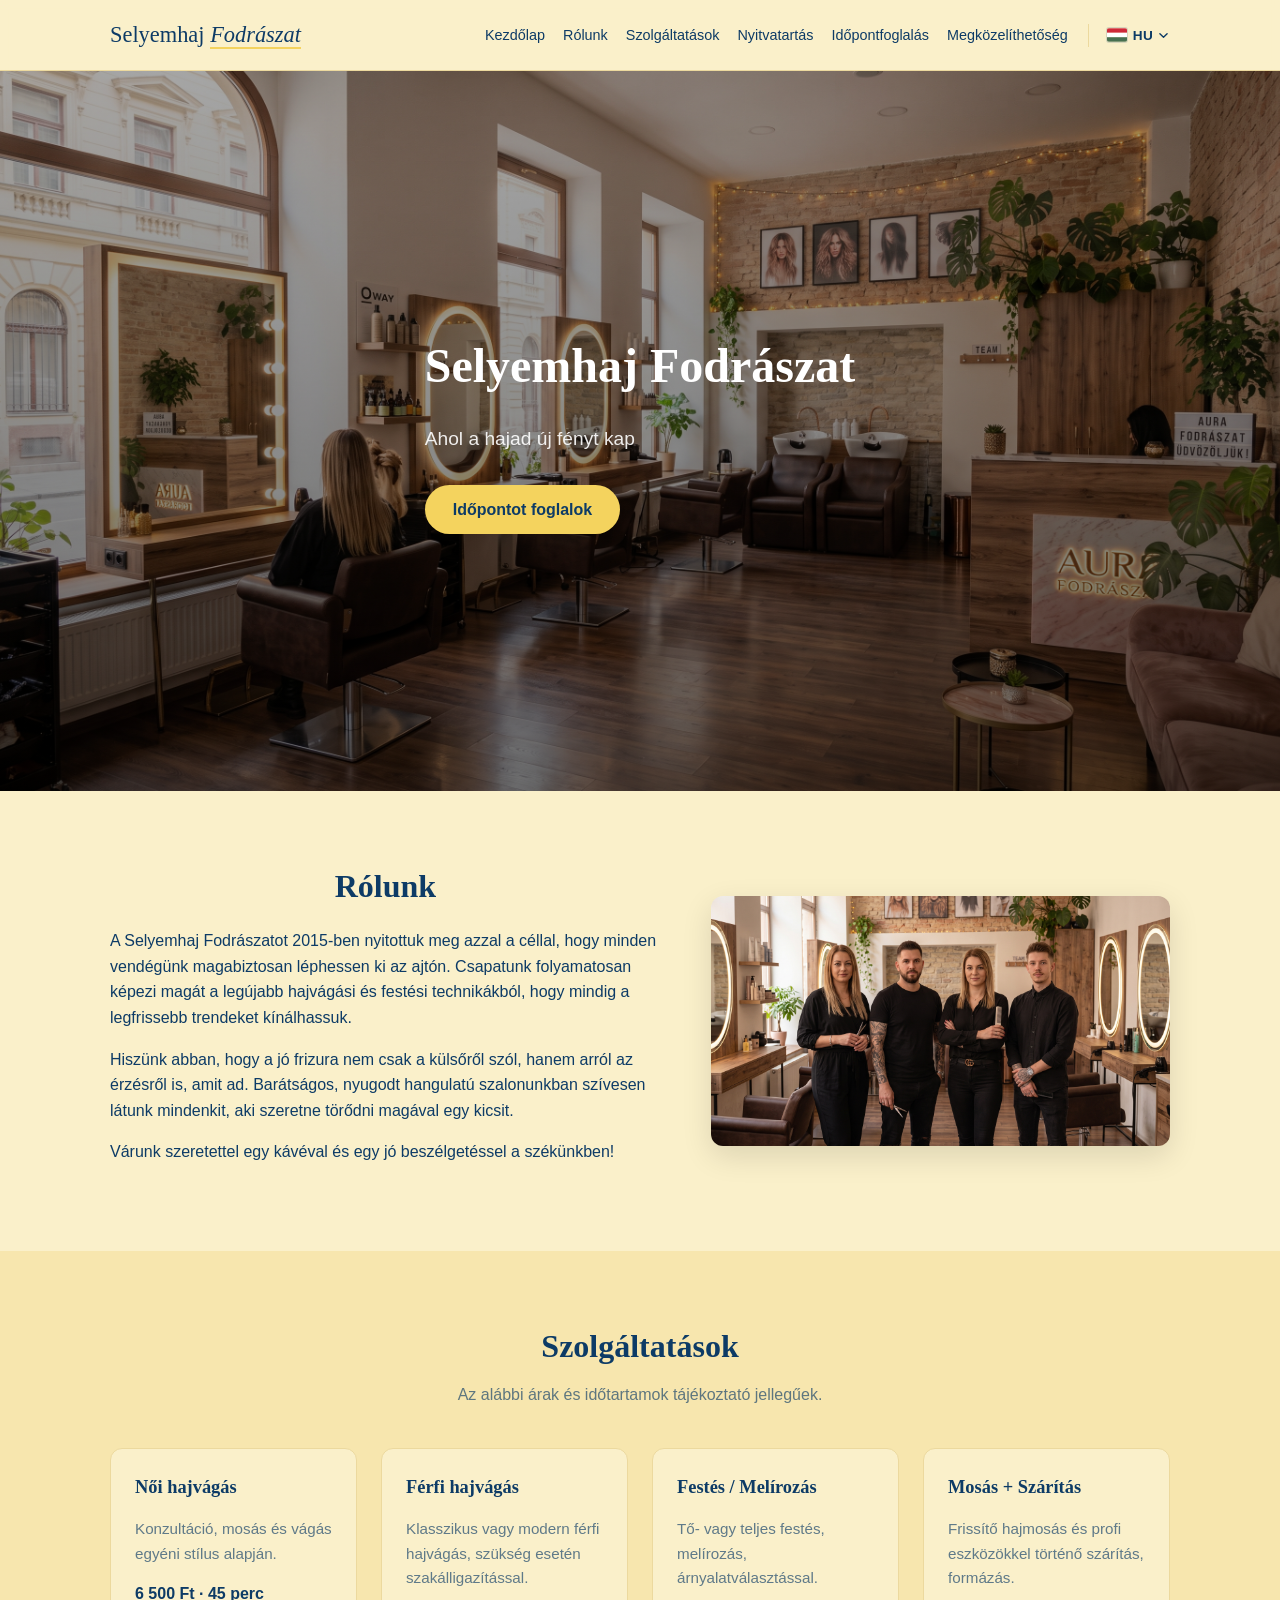
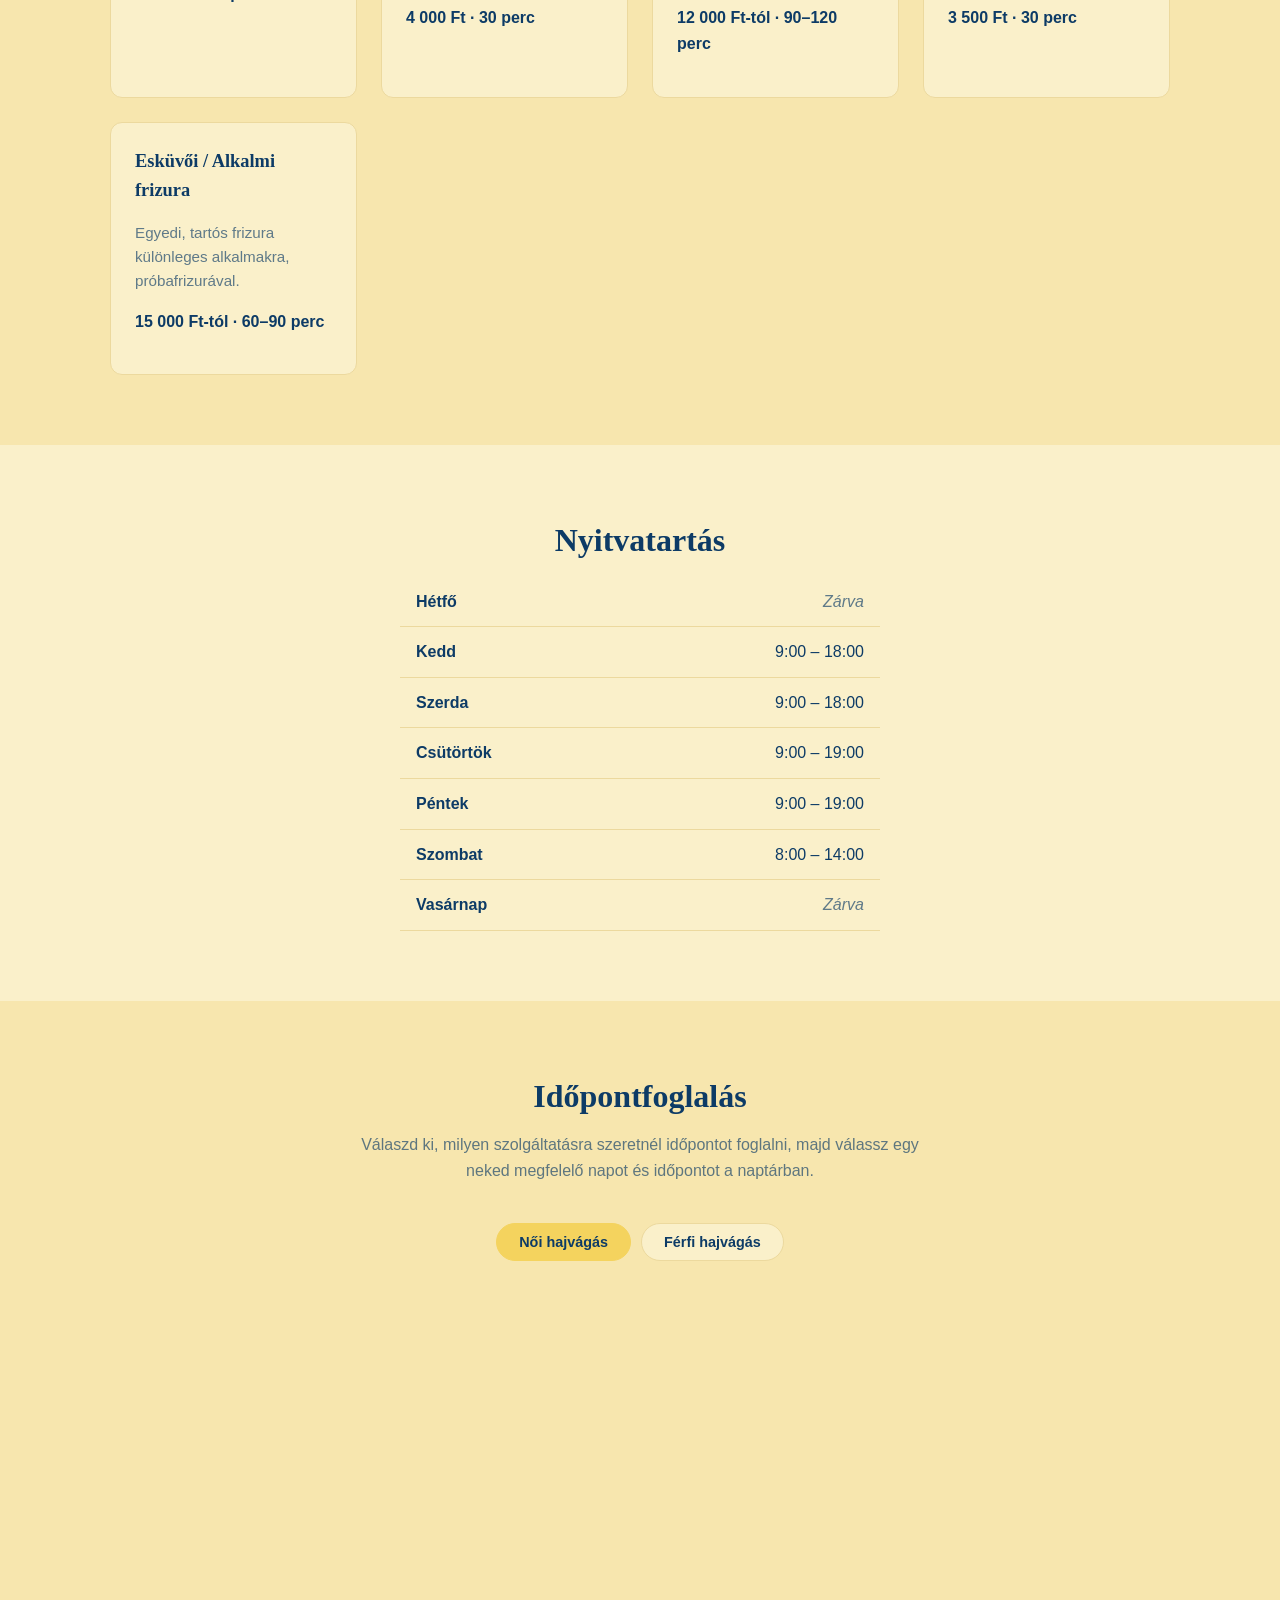
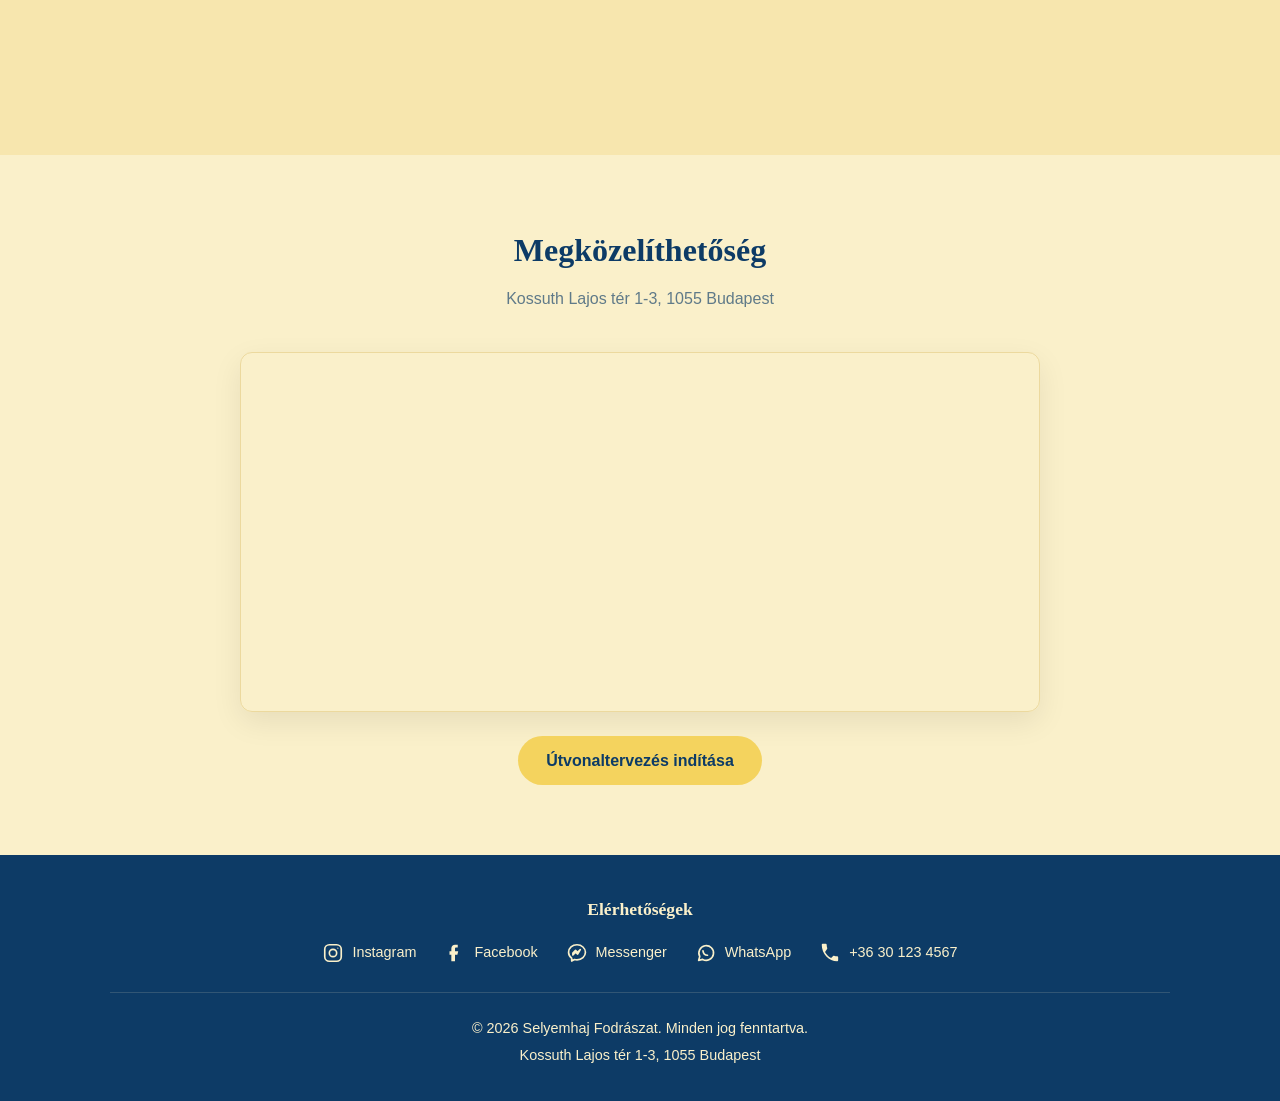
<file: index.html>
<!DOCTYPE html>
<html lang="hu">
<head>
  <meta charset="UTF-8">
  <meta name="viewport" content="width=device-width, initial-scale=1.0">
  <title>Selyemhaj Fodrászat</title>
  <!-- Cseréld le / töltsd fel a images/favicon.png fájlt a saját logódra/ikonodra -->
  <link rel="icon" type="image/png" href="images/favicon.png?v=2">
  <link rel="apple-touch-icon" href="images/favicon.png?v=2">
  <link rel="stylesheet" href="style.css?v=4">
</head>
<body>

  <!-- Fejléc / navigáció -->
  <header class="site-header">
    <div class="container header-inner">
      <a href="#home" class="logo">Selyemhaj <span>Fodrászat</span></a>

      <!-- Hamburger gomb mobil nézethez -->
      <button class="nav-toggle" id="navToggle" aria-label="Menü megnyitása">
        <span></span>
        <span></span>
        <span></span>
      </button>

      <nav class="main-nav" id="mainNav">
        <ul>
          <li><a href="#home">Kezdőlap</a></li>
          <li><a href="#about">Rólunk</a></li>
          <li><a href="#services">Szolgáltatások</a></li>
          <li><a href="#hours">Nyitvatartás</a></li>
          <li><a href="#booking">Időpontfoglalás</a></li>
          <li><a href="#location">Megközelíthetőség</a></li>
        </ul>

        <!-- Nyelvválasztó: csak az aktuális nyelv látszik, kattintásra felugró ablak (modal) nyílik -->
        <div class="lang-switch">
          <button class="lang-current" id="langToggle" type="button" aria-haspopup="dialog" aria-expanded="false">
            <svg class="flag" viewBox="0 0 30 20"><rect width="30" height="6.67" fill="#CE2939"/><rect y="6.67" width="30" height="6.67" fill="#fff"/><rect y="13.34" width="30" height="6.66" fill="#477050"/></svg>
            HU
            <svg class="chevron" viewBox="0 0 10 6"><path d="M1 1l4 4 4-4" fill="none" stroke="currentColor" stroke-width="1.5" stroke-linecap="round" stroke-linejoin="round"/></svg>
          </button>
        </div>
      </nav>
    </div>
  </header>

  <!-- Kezdőlap / Hero szekció -->
  <section id="home" class="hero">
    <div class="hero-overlay">
      <div class="container hero-content">
        <h1>Selyemhaj Fodrászat</h1>
        <p>Ahol a hajad új fényt kap</p>
        <a href="#booking" class="btn btn-primary">Időpontot foglalok</a>
      </div>
    </div>
    <!-- Cseréld le a images/hero.jpg fájlt a saját header/hero képedre -->
    <img src="images/hero.jpg" alt="Selyemhaj Fodrászat enteriőr" class="hero-bg">
  </section>

  <!-- Rólunk szekció -->
  <section id="about" class="section about">
    <div class="container about-inner">
      <div class="about-text">
        <h2>Rólunk</h2>
        <p>
          A Selyemhaj Fodrászatot 2015-ben nyitottuk meg azzal a céllal, hogy
          minden vendégünk magabiztosan léphessen ki az ajtón. Csapatunk
          folyamatosan képezi magát a legújabb hajvágási és festési
          technikákból, hogy mindig a legfrissebb trendeket kínálhassuk.
        </p>
        <p>
          Hiszünk abban, hogy a jó frizura nem csak a külsőről szól, hanem
          arról az érzésről is, amit ad. Barátságos, nyugodt hangulatú
          szalonunkban szívesen látunk mindenkit, aki szeretne törődni magával
          egy kicsit.
        </p>
        <p>
          Várunk szeretettel egy kávéval és egy jó beszélgetéssel a
          székünkben!
        </p>
      </div>
      <div class="about-image">
        <!-- Cseréld le a images/rolunk.jpg fájlt a saját képedre -->
        <img src="images/rolunk.jpg" alt="A szalon csapata">
      </div>
    </div>
  </section>

  <!-- Szolgáltatások szekció -->
  <section id="services" class="section services">
    <div class="container">
      <h2>Szolgáltatások</h2>
      <p class="section-lead">Az alábbi árak és időtartamok tájékoztató jellegűek.</p>

      <div class="services-grid">
        <div class="service-card">
          <h3>Női hajvágás</h3>
          <p class="service-desc">Konzultáció, mosás és vágás egyéni stílus alapján.</p>
          <p class="service-meta"><span class="price">6 500 Ft</span> · <span class="duration">45 perc</span></p>
        </div>

        <div class="service-card">
          <h3>Férfi hajvágás</h3>
          <p class="service-desc">Klasszikus vagy modern férfi hajvágás, szükség esetén szakálligazítással.</p>
          <p class="service-meta"><span class="price">4 000 Ft</span> · <span class="duration">30 perc</span></p>
        </div>

        <div class="service-card">
          <h3>Festés / Melírozás</h3>
          <p class="service-desc">Tő- vagy teljes festés, melírozás, árnyalatválasztással.</p>
          <p class="service-meta"><span class="price">12 000 Ft-tól</span> · <span class="duration">90–120 perc</span></p>
        </div>

        <div class="service-card">
          <h3>Mosás + Szárítás</h3>
          <p class="service-desc">Frissítő hajmosás és profi eszközökkel történő szárítás, formázás.</p>
          <p class="service-meta"><span class="price">3 500 Ft</span> · <span class="duration">30 perc</span></p>
        </div>

        <div class="service-card">
          <h3>Esküvői / Alkalmi frizura</h3>
          <p class="service-desc">Egyedi, tartós frizura különleges alkalmakra, próbafrizurával.</p>
          <p class="service-meta"><span class="price">15 000 Ft-tól</span> · <span class="duration">60–90 perc</span></p>
        </div>
      </div>
    </div>
  </section>

  <!-- Nyitvatartás szekció -->
  <section id="hours" class="section hours">
    <div class="container">
      <h2>Nyitvatartás</h2>
      <table class="hours-table">
        <tbody>
          <tr><td>Hétfő</td><td class="closed">Zárva</td></tr>
          <tr><td>Kedd</td><td>9:00 – 18:00</td></tr>
          <tr><td>Szerda</td><td>9:00 – 18:00</td></tr>
          <tr><td>Csütörtök</td><td>9:00 – 19:00</td></tr>
          <tr><td>Péntek</td><td>9:00 – 19:00</td></tr>
          <tr><td>Szombat</td><td>8:00 – 14:00</td></tr>
          <tr><td>Vasárnap</td><td class="closed">Zárva</td></tr>
        </tbody>
      </table>
    </div>
  </section>

  <!-- Időpontfoglalás szekció: élő Cal.com beágyazott widget -->
  <section id="booking" class="section booking">
    <div class="container">
      <h2>Időpontfoglalás</h2>
      <p class="section-lead">
        Válaszd ki, milyen szolgáltatásra szeretnél időpontot foglalni, majd
        válassz egy neked megfelelő napot és időpontot a naptárban.
      </p>

      <!--
        Cal.com élő foglalási widgetek. Új szolgáltatás hozzáadásakor:
        1. Hozz létre egy új event type-ot a Cal.com-on,
        2. Kérd le hozzá az "Inline Embed" kódot,
        3. Adj hozzá egy új <button class="cal-tab"> gombot itt lent,
        4. Másold be a kapott <div>+<script> párost a többi mellé.
      -->
      <div class="cal-tabs">
        <button class="cal-tab active" data-target="my-cal-inline-noi-hajvagas" type="button">Női hajvágás</button>
        <button class="cal-tab" data-target="my-cal-inline-ferfi-hajvagas" type="button">Férfi hajvágás</button>
      </div>

      <div class="cal-embed-wrapper">
        <div style="width:100%;height:100%;overflow:scroll" id="my-cal-inline-noi-hajvagas" class="service-cal active"></div>
        <div style="width:100%;height:100%;overflow:scroll;display:none" id="my-cal-inline-ferfi-hajvagas" class="service-cal"></div>
      </div>

      <script type="text/javascript">
        (function (C, A, L) { let p = function (a, ar) { a.q.push(ar); }; let d = C.document; C.Cal = C.Cal || function () { let cal = C.Cal; let ar = arguments; if (!cal.loaded) { cal.ns = {}; cal.q = cal.q || []; d.head.appendChild(d.createElement("script")).src = A; cal.loaded = true; } if (ar[0] === L) { const api = function () { p(api, arguments); }; const namespace = ar[1]; api.q = api.q || []; if(typeof namespace === "string"){cal.ns[namespace] = cal.ns[namespace] || api;p(cal.ns[namespace], ar);p(cal, ["initNamespace", namespace]);} else p(cal, ar); return;} p(cal, ar); }; })(window, "https://app.cal.com/embed/embed.js", "init");

        Cal("init", "noi-hajvagas", {origin:"https://app.cal.com"});
        Cal.config = Cal.config || {};
        Cal.config.forwardQueryParams = true;
        Cal.ns["noi-hajvagas"]("inline", {
          elementOrSelector:"#my-cal-inline-noi-hajvagas",
          config: {"layout":"month_view","useSlotsViewOnSmallScreen":"true"},
          calLink: "selyemhaj/noi-hajvagas",
        });
        Cal.ns["noi-hajvagas"]("ui", {"hideEventTypeDetails":false,"layout":"month_view"});

        Cal("init", "ferfi-hajvagas", {origin:"https://app.cal.com"});
        Cal.ns["ferfi-hajvagas"]("inline", {
          elementOrSelector:"#my-cal-inline-ferfi-hajvagas",
          config: {"layout":"month_view","useSlotsViewOnSmallScreen":"true"},
          calLink: "selyemhaj/ferfi-hajvagas",
        });
        Cal.ns["ferfi-hajvagas"]("ui", {"hideEventTypeDetails":false,"layout":"month_view"});
      </script>
    </div>
  </section>

  <!-- Megközelíthetőség szekció (Google Maps) -->
  <!--
    A cím mindkét helyen (iframe src és a gomb href-je) ugyanaz:
    "Kossuth Lajos tér 1-3, 1055 Budapest" – ha módosítod a valódi címre,
    mindkét helyen cseréld le ugyanarra a szövegre.
  -->
  <section id="location" class="section location">
    <div class="container">
      <h2>Megközelíthetőség</h2>
      <p class="section-lead">Kossuth Lajos tér 1-3, 1055 Budapest</p>

      <div class="map-wrapper">
        <iframe
          src="https://www.google.com/maps?q=Kossuth Lajos tér 1-3, 1055 Budapest&output=embed"
          width="100%"
          height="350"
          style="border:0"
          allowfullscreen
          loading="lazy"
          referrerpolicy="no-referrer-when-downgrade"
          title="Selyemhaj Fodrászat térképen">
        </iframe>
      </div>

      <div class="map-cta">
        <a
          class="btn btn-primary"
          href="https://www.google.com/maps/dir/?api=1&destination=Kossuth Lajos tér 1-3, 1055 Budapest"
          target="_blank"
          rel="noopener noreferrer">
          Útvonaltervezés indítása
        </a>
      </div>
    </div>
  </section>

  <!-- Lábléc -->
  <footer class="site-footer">
    <div class="container footer-inner">

      <!--
        Elérhetőségek: cseréld le az Instagram/Facebook linkeket a saját
        profilodra, a WhatsApp és telefon href-eket pedig a saját, valódi
        telefonszámodra (nemzetközi formátumban, '+' és szóközök nélkül,
        pl. 36301234567).
      -->
      <div class="footer-contact">
        <h3>Elérhetőségek</h3>
        <div class="contact-links">
          <a class="contact-link" href="https://www.instagram.com/selyemhajfodraszat" target="_blank" rel="noopener noreferrer" aria-label="Instagram">
            <svg viewBox="0 0 24 24" fill="none" stroke="currentColor" stroke-width="1.8" stroke-linecap="round" stroke-linejoin="round">
              <rect x="3" y="3" width="18" height="18" rx="5"></rect>
              <circle cx="12" cy="12" r="4"></circle>
              <circle cx="17.3" cy="6.7" r="0.6" fill="currentColor" stroke="none"></circle>
            </svg>
            <span>Instagram</span>
          </a>

          <a class="contact-link" href="https://www.facebook.com/profile.php?id=61593855876461" target="_blank" rel="noopener noreferrer" aria-label="Facebook">
            <svg viewBox="0 0 24 24" fill="currentColor" stroke="none">
              <path d="M14 3h-2c-2.2 0-4 1.8-4 4v3H6v4h2v7h4v-7h2.6l.9-4H12V7c0-.6.4-1 1-1h2V3z"></path>
            </svg>
            <span>Facebook</span>
          </a>

          <a class="contact-link" href="https://m.me/61593855876461" target="_blank" rel="noopener noreferrer" aria-label="Messenger">
            <svg viewBox="0 0 24 24" fill="none" stroke="currentColor" stroke-width="1.8" stroke-linecap="round" stroke-linejoin="round">
              <path d="M12 3C6.9 3 2.8 6.7 2.8 11.3c0 2.6 1.3 4.9 3.4 6.4v3.1l3.1-1.7c.8.2 1.7.4 2.7.4 5.1 0 9.2-3.7 9.2-8.2S17.1 3 12 3z"></path>
              <path d="M7.5 12.2l2.9-3 2.1 2.1 3.1-3-2.9 4.9-2.1-2.1-3.1 3.1z"></path>
            </svg>
            <span>Messenger</span>
          </a>

          <a class="contact-link" href="https://wa.me/36205184355?text=Szia%2C%20szeretn%C3%A9k%20id%C5%91pontot%20foglalni" target="_blank" rel="noopener noreferrer" aria-label="WhatsApp">
            <svg viewBox="0 0 24 24" fill="none" stroke="currentColor" stroke-width="1.8" stroke-linecap="round" stroke-linejoin="round">
              <path d="M4 20l1.2-4.2A8 8 0 1 1 8.4 19L4 20z"></path>
              <path d="M8.7 9.6c.3 2.6 2.3 4.6 4.9 4.9"></path>
            </svg>
            <span>WhatsApp</span>
          </a>

          <a class="contact-link" href="tel:+36301234567" aria-label="Telefon">
            <svg viewBox="0 0 24 24" fill="currentColor" stroke="none">
              <path d="M6.6 10.8c1.4 2.8 3.8 5.1 6.6 6.6l2.2-2.2c.3-.3.7-.4 1-.2 1.1.4 2.3.6 3.5.6.6 0 1 .4 1 1V20c0 .6-.4 1-1 1C10.9 21 3 13.1 3 3c0-.6.4-1 1-1h3.4c.6 0 1 .4 1 1 0 1.2.2 2.4.6 3.5.1.4 0 .8-.2 1L6.6 10.8z"></path>
            </svg>
            <span>+36 30 123 4567</span>
          </a>
        </div>
      </div>

      <p>&copy; <span id="year"></span> Selyemhaj Fodrászat. Minden jog fenntartva.</p>
      <p>Kossuth Lajos tér 1-3, 1055 Budapest</p>
    </div>
  </footer>

  <!-- Nyelvválasztó felugró ablak (modal) -->
  <div class="lang-modal" id="langModal">
    <div class="lang-modal-backdrop" id="langModalBackdrop"></div>
    <div class="lang-modal-box" role="dialog" aria-modal="true" aria-label="Nyelv kiválasztása">
      <div class="lang-modal-header">
        <h3>Nyelv kiválasztása</h3>
        <button class="lang-modal-close" id="langModalClose" type="button" aria-label="Bezárás">&times;</button>
      </div>
      <div class="lang-modal-list">
        <a class="lang-modal-option active" href="index.html">
          <svg class="flag" viewBox="0 0 30 20"><rect width="30" height="6.67" fill="#CE2939"/><rect y="6.67" width="30" height="6.67" fill="#fff"/><rect y="13.34" width="30" height="6.66" fill="#477050"/></svg>
          Magyar
        </a>
        <a class="lang-modal-option" href="en/index.html">
          <svg class="flag" viewBox="0 0 30 20"><rect width="30" height="20" fill="#00247D"/><path d="M0,0 L30,20 M30,0 L0,20" stroke="#fff" stroke-width="4"/><path d="M0,0 L30,20 M30,0 L0,20" stroke="#CF142B" stroke-width="2"/><path d="M15,0 V20 M0,10 H30" stroke="#fff" stroke-width="6"/><path d="M15,0 V20 M0,10 H30" stroke="#CF142B" stroke-width="3.6"/></svg>
          English
        </a>
        <a class="lang-modal-option" href="de/index.html">
          <svg class="flag" viewBox="0 0 30 20"><rect width="30" height="6.67" fill="#000"/><rect y="6.67" width="30" height="6.67" fill="#DD0000"/><rect y="13.34" width="30" height="6.66" fill="#FFCE00"/></svg>
          Deutsch
        </a>
      </div>
    </div>
  </div>

  <script src="script.js?v=6"></script>
</body>
</html>
</file>
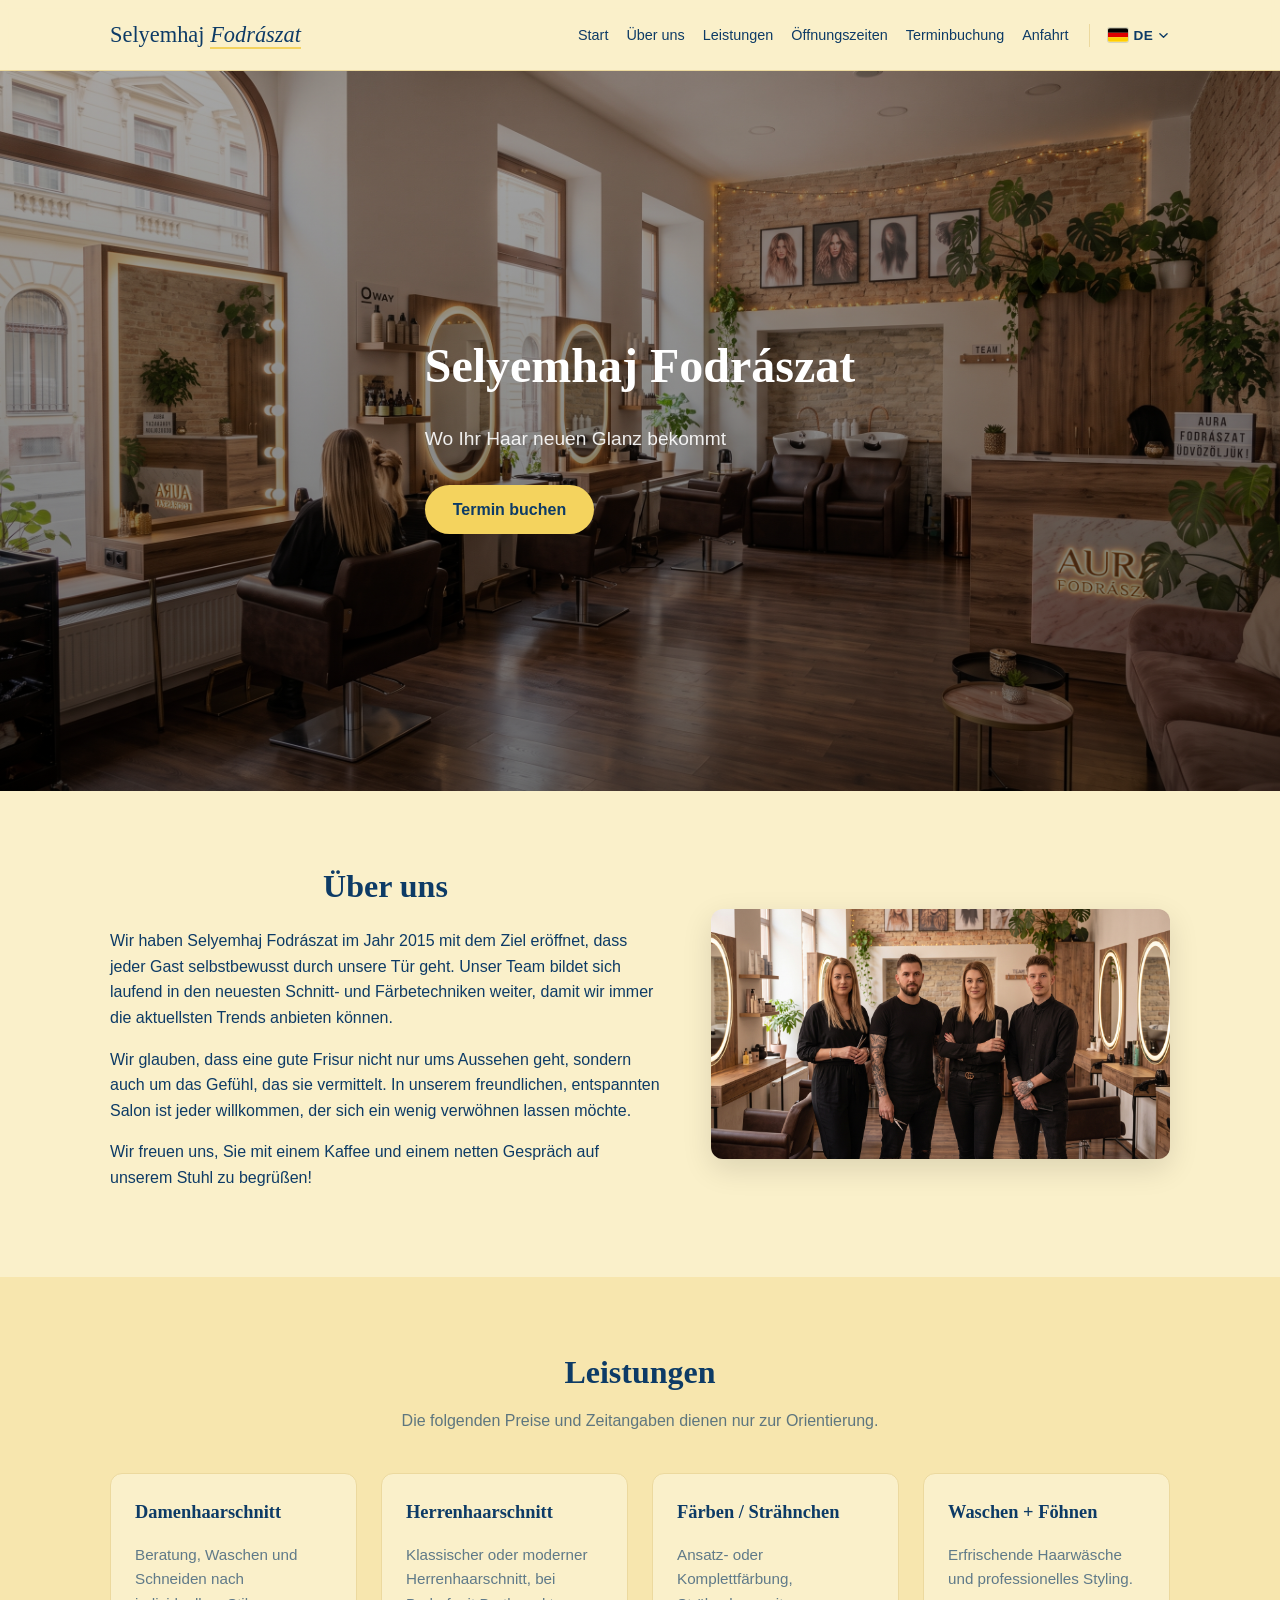
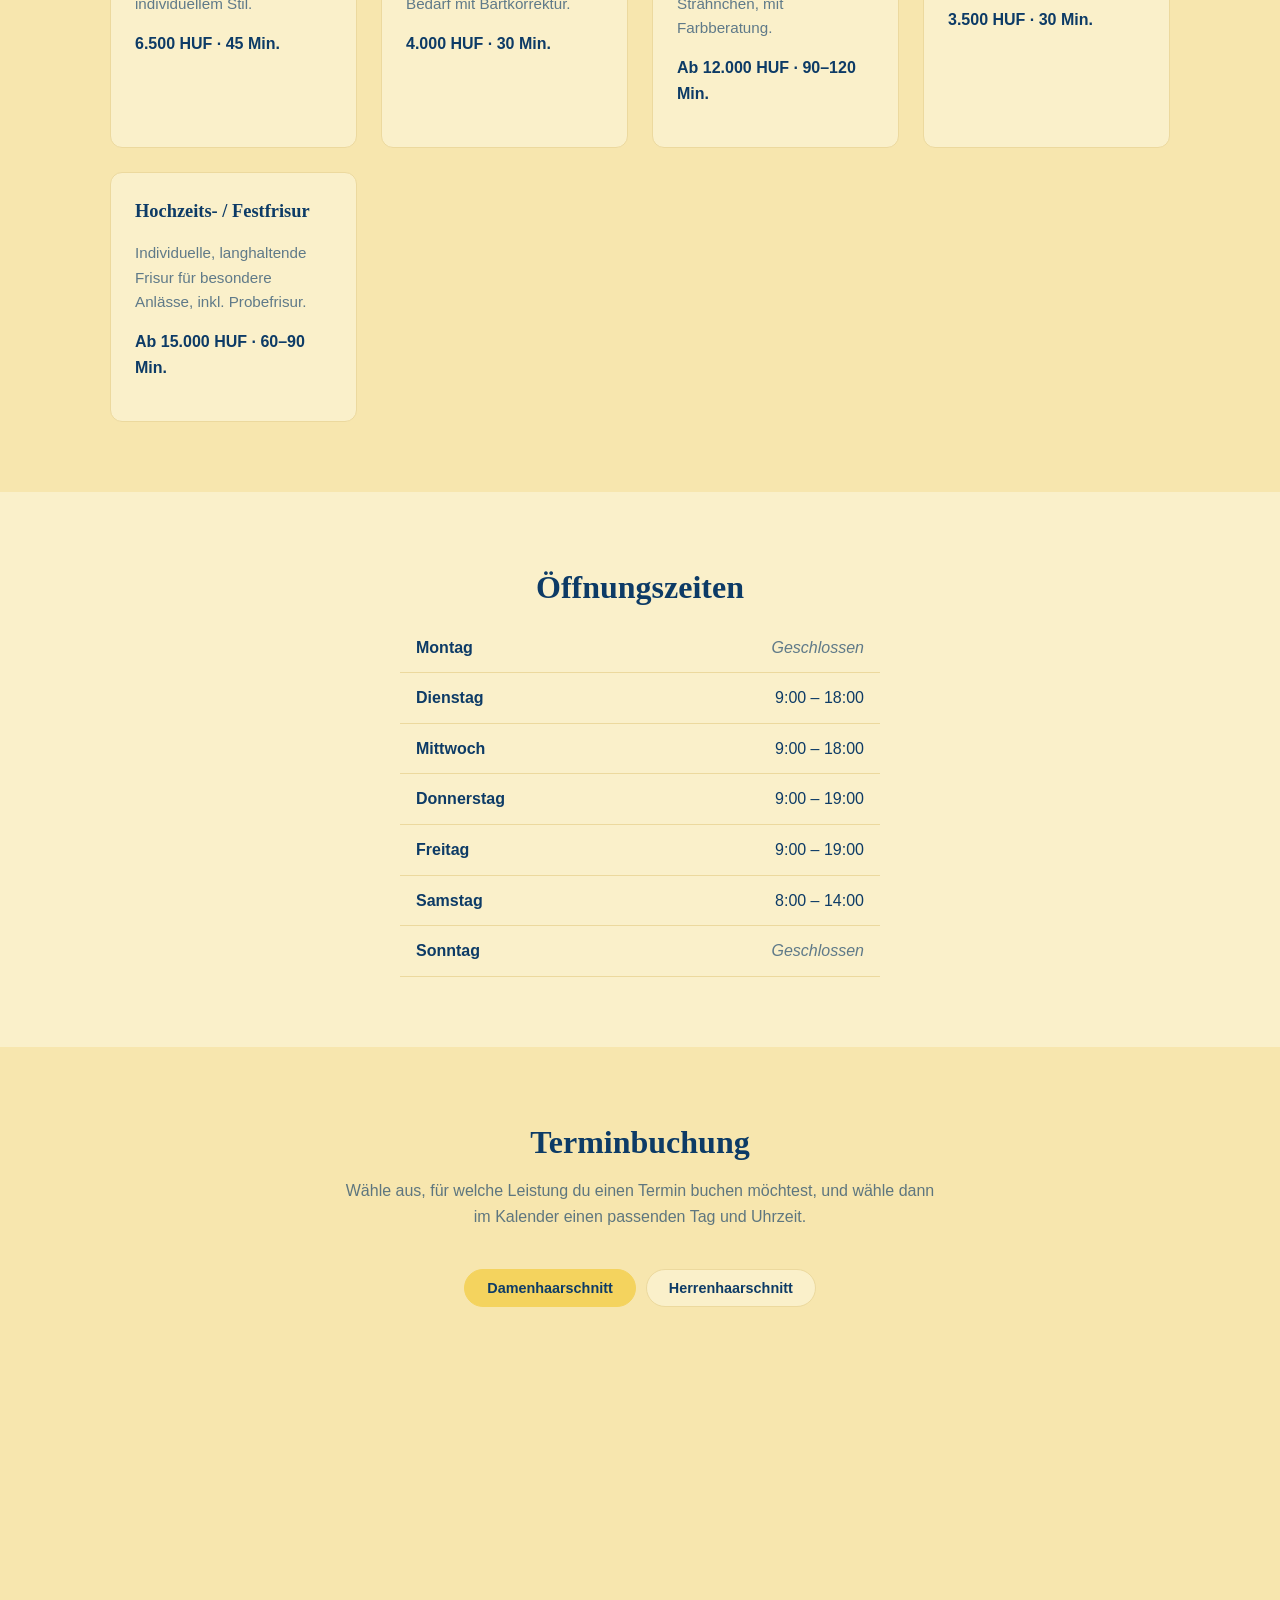
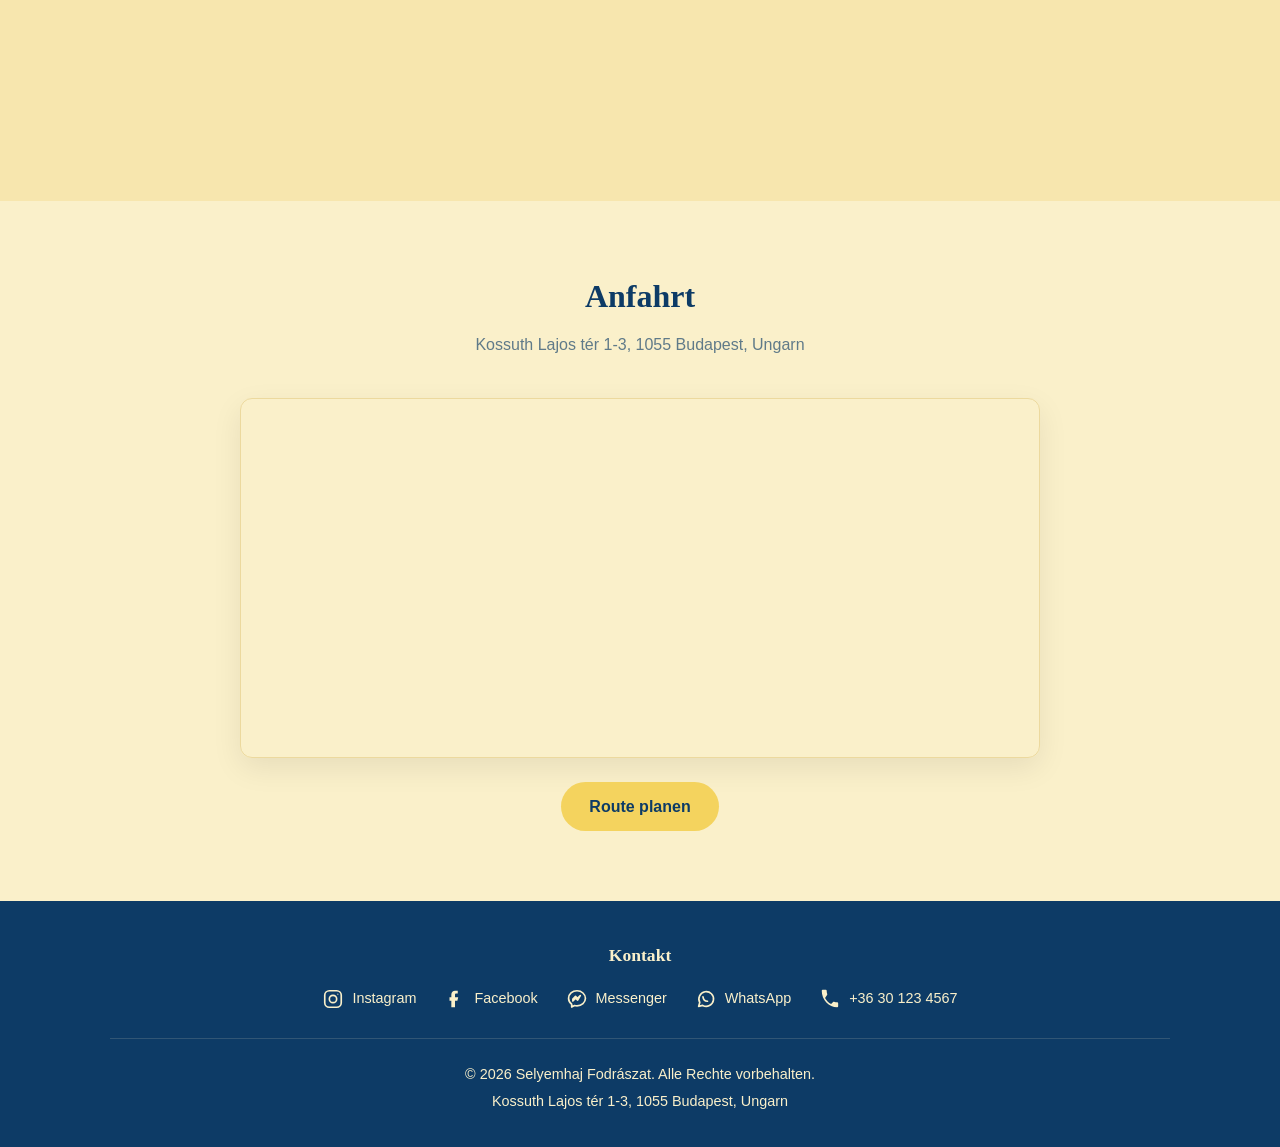
<file: de/index.html>
<!DOCTYPE html>
<html lang="de">
<head>
  <meta charset="UTF-8">
  <meta name="viewport" content="width=device-width, initial-scale=1.0">
  <title>Selyemhaj Fodrászat – Friseursalon</title>
  <!-- Cseréld le / töltsd fel a images/favicon.png fájlt a saját logódra/ikonodra -->
  <link rel="icon" type="image/png" href="../images/favicon.png?v=2">
  <link rel="apple-touch-icon" href="../images/favicon.png?v=2">
  <link rel="stylesheet" href="../style.css?v=4">
</head>
<body>

  <!-- Fejléc / navigáció -->
  <header class="site-header">
    <div class="container header-inner">
      <a href="#home" class="logo">Selyemhaj <span>Fodrászat</span></a>

      <!-- Hamburger gomb mobil nézethez -->
      <button class="nav-toggle" id="navToggle" aria-label="Menü öffnen">
        <span></span>
        <span></span>
        <span></span>
      </button>

      <nav class="main-nav" id="mainNav">
        <ul>
          <li><a href="#home">Start</a></li>
          <li><a href="#about">Über uns</a></li>
          <li><a href="#services">Leistungen</a></li>
          <li><a href="#hours">Öffnungszeiten</a></li>
          <li><a href="#booking">Terminbuchung</a></li>
          <li><a href="#location">Anfahrt</a></li>
        </ul>

        <!-- Nyelvválasztó: csak az aktuális nyelv látszik, kattintásra felugró ablak (modal) nyílik -->
        <div class="lang-switch">
          <button class="lang-current" id="langToggle" type="button" aria-haspopup="dialog" aria-expanded="false">
            <svg class="flag" viewBox="0 0 30 20"><rect width="30" height="6.67" fill="#000"/><rect y="6.67" width="30" height="6.67" fill="#DD0000"/><rect y="13.34" width="30" height="6.66" fill="#FFCE00"/></svg>
            DE
            <svg class="chevron" viewBox="0 0 10 6"><path d="M1 1l4 4 4-4" fill="none" stroke="currentColor" stroke-width="1.5" stroke-linecap="round" stroke-linejoin="round"/></svg>
          </button>
        </div>
      </nav>
    </div>
  </header>

  <!-- Kezdőlap / Hero szekció -->
  <section id="home" class="hero">
    <div class="hero-overlay">
      <div class="container hero-content">
        <h1>Selyemhaj Fodrászat</h1>
        <p>Wo Ihr Haar neuen Glanz bekommt</p>
        <a href="#booking" class="btn btn-primary">Termin buchen</a>
      </div>
    </div>
    <!-- Cseréld le a images/hero.jpg fájlt a saját header/hero képedre -->
    <img src="../images/hero.jpg" alt="Selyemhaj Fodrászat Innenraum" class="hero-bg">
  </section>

  <!-- Rólunk szekció -->
  <section id="about" class="section about">
    <div class="container about-inner">
      <div class="about-text">
        <h2>Über uns</h2>
        <p>
          Wir haben Selyemhaj Fodrászat im Jahr 2015 mit dem Ziel eröffnet,
          dass jeder Gast selbstbewusst durch unsere Tür geht. Unser Team
          bildet sich laufend in den neuesten Schnitt- und Färbetechniken
          weiter, damit wir immer die aktuellsten Trends anbieten können.
        </p>
        <p>
          Wir glauben, dass eine gute Frisur nicht nur ums Aussehen geht,
          sondern auch um das Gefühl, das sie vermittelt. In unserem
          freundlichen, entspannten Salon ist jeder willkommen, der sich ein
          wenig verwöhnen lassen möchte.
        </p>
        <p>
          Wir freuen uns, Sie mit einem Kaffee und einem netten Gespräch auf
          unserem Stuhl zu begrüßen!
        </p>
      </div>
      <div class="about-image">
        <!-- Cseréld le a images/rolunk.jpg fájlt a saját képedre -->
        <img src="../images/rolunk.jpg" alt="Das Salonteam">
      </div>
    </div>
  </section>

  <!-- Szolgáltatások szekció -->
  <section id="services" class="section services">
    <div class="container">
      <h2>Leistungen</h2>
      <p class="section-lead">Die folgenden Preise und Zeitangaben dienen nur zur Orientierung.</p>

      <div class="services-grid">
        <div class="service-card">
          <h3>Damenhaarschnitt</h3>
          <p class="service-desc">Beratung, Waschen und Schneiden nach individuellem Stil.</p>
          <p class="service-meta"><span class="price">6.500 HUF</span> · <span class="duration">45 Min.</span></p>
        </div>

        <div class="service-card">
          <h3>Herrenhaarschnitt</h3>
          <p class="service-desc">Klassischer oder moderner Herrenhaarschnitt, bei Bedarf mit Bartkorrektur.</p>
          <p class="service-meta"><span class="price">4.000 HUF</span> · <span class="duration">30 Min.</span></p>
        </div>

        <div class="service-card">
          <h3>Färben / Strähnchen</h3>
          <p class="service-desc">Ansatz- oder Komplettfärbung, Strähnchen, mit Farbberatung.</p>
          <p class="service-meta"><span class="price">Ab 12.000 HUF</span> · <span class="duration">90–120 Min.</span></p>
        </div>

        <div class="service-card">
          <h3>Waschen + Föhnen</h3>
          <p class="service-desc">Erfrischende Haarwäsche und professionelles Styling.</p>
          <p class="service-meta"><span class="price">3.500 HUF</span> · <span class="duration">30 Min.</span></p>
        </div>

        <div class="service-card">
          <h3>Hochzeits- / Festfrisur</h3>
          <p class="service-desc">Individuelle, langhaltende Frisur für besondere Anlässe, inkl. Probefrisur.</p>
          <p class="service-meta"><span class="price">Ab 15.000 HUF</span> · <span class="duration">60–90 Min.</span></p>
        </div>
      </div>
    </div>
  </section>

  <!-- Nyitvatartás szekció -->
  <section id="hours" class="section hours">
    <div class="container">
      <h2>Öffnungszeiten</h2>
      <table class="hours-table">
        <tbody>
          <tr><td>Montag</td><td class="closed">Geschlossen</td></tr>
          <tr><td>Dienstag</td><td>9:00 – 18:00</td></tr>
          <tr><td>Mittwoch</td><td>9:00 – 18:00</td></tr>
          <tr><td>Donnerstag</td><td>9:00 – 19:00</td></tr>
          <tr><td>Freitag</td><td>9:00 – 19:00</td></tr>
          <tr><td>Samstag</td><td>8:00 – 14:00</td></tr>
          <tr><td>Sonntag</td><td class="closed">Geschlossen</td></tr>
        </tbody>
      </table>
    </div>
  </section>

  <!-- Időpontfoglalás szekció: élő Cal.com beágyazott widget -->
  <section id="booking" class="section booking">
    <div class="container">
      <h2>Terminbuchung</h2>
      <p class="section-lead">
        Wähle aus, für welche Leistung du einen Termin buchen möchtest, und
        wähle dann im Kalender einen passenden Tag und Uhrzeit.
      </p>

      <!--
        Cal.com élő foglalási widgetek. Új szolgáltatás hozzáadásakor:
        1. Hozz létre egy új event type-ot a Cal.com-on,
        2. Kérd le hozzá az "Inline Embed" kódot,
        3. Adj hozzá egy új <button class="cal-tab"> gombot itt lent,
        4. Másold be a kapott <div>+<script> párost a többi mellé.
      -->
      <div class="cal-tabs">
        <button class="cal-tab active" data-target="my-cal-inline-noi-hajvagas" type="button">Damenhaarschnitt</button>
        <button class="cal-tab" data-target="my-cal-inline-ferfi-hajvagas" type="button">Herrenhaarschnitt</button>
      </div>

      <div class="cal-embed-wrapper">
        <div style="width:100%;height:100%;overflow:scroll" id="my-cal-inline-noi-hajvagas" class="service-cal active"></div>
        <div style="width:100%;height:100%;overflow:scroll;display:none" id="my-cal-inline-ferfi-hajvagas" class="service-cal"></div>
      </div>

      <script type="text/javascript">
        (function (C, A, L) { let p = function (a, ar) { a.q.push(ar); }; let d = C.document; C.Cal = C.Cal || function () { let cal = C.Cal; let ar = arguments; if (!cal.loaded) { cal.ns = {}; cal.q = cal.q || []; d.head.appendChild(d.createElement("script")).src = A; cal.loaded = true; } if (ar[0] === L) { const api = function () { p(api, arguments); }; const namespace = ar[1]; api.q = api.q || []; if(typeof namespace === "string"){cal.ns[namespace] = cal.ns[namespace] || api;p(cal.ns[namespace], ar);p(cal, ["initNamespace", namespace]);} else p(cal, ar); return;} p(cal, ar); }; })(window, "https://app.cal.com/embed/embed.js", "init");

        Cal("init", "noi-hajvagas", {origin:"https://app.cal.com"});
        Cal.config = Cal.config || {};
        Cal.config.forwardQueryParams = true;
        Cal.ns["noi-hajvagas"]("inline", {
          elementOrSelector:"#my-cal-inline-noi-hajvagas",
          config: {"layout":"month_view","useSlotsViewOnSmallScreen":"true"},
          calLink: "selyemhaj/noi-hajvagas",
        });
        Cal.ns["noi-hajvagas"]("ui", {"hideEventTypeDetails":false,"layout":"month_view"});

        Cal("init", "ferfi-hajvagas", {origin:"https://app.cal.com"});
        Cal.ns["ferfi-hajvagas"]("inline", {
          elementOrSelector:"#my-cal-inline-ferfi-hajvagas",
          config: {"layout":"month_view","useSlotsViewOnSmallScreen":"true"},
          calLink: "selyemhaj/ferfi-hajvagas",
        });
        Cal.ns["ferfi-hajvagas"]("ui", {"hideEventTypeDetails":false,"layout":"month_view"});
      </script>
    </div>
  </section>

  <!-- Megközelíthetőség szekció (Google Maps) -->
  <!--
    A cím mindkét helyen (iframe src és a gomb href-je) ugyanaz:
    "Kossuth Lajos tér 1-3, 1055 Budapest" – ha módosítod a valódi címre,
    mindkét helyen cseréld le ugyanarra a szövegre (mindhárom nyelvi fájlban).
  -->
  <section id="location" class="section location">
    <div class="container">
      <h2>Anfahrt</h2>
      <p class="section-lead">Kossuth Lajos tér 1-3, 1055 Budapest, Ungarn</p>

      <div class="map-wrapper">
        <iframe
          src="https://www.google.com/maps?q=Kossuth Lajos tér 1-3, 1055 Budapest&output=embed"
          width="100%"
          height="350"
          style="border:0"
          allowfullscreen
          loading="lazy"
          referrerpolicy="no-referrer-when-downgrade"
          title="Selyemhaj Fodrászat auf der Karte">
        </iframe>
      </div>

      <div class="map-cta">
        <a
          class="btn btn-primary"
          href="https://www.google.com/maps/dir/?api=1&destination=Kossuth Lajos tér 1-3, 1055 Budapest"
          target="_blank"
          rel="noopener noreferrer">
          Route planen
        </a>
      </div>
    </div>
  </section>

  <!-- Lábléc -->
  <footer class="site-footer">
    <div class="container footer-inner">

      <!--
        Elérhetőségek: cseréld le az Instagram/Facebook linkeket a saját
        profilodra, a WhatsApp és telefon href-eket pedig a saját, valódi
        telefonszámodra (nemzetközi formátumban, '+' és szóközök nélkül,
        pl. 36301234567). Mindhárom nyelvi fájlban ugyanígy!
      -->
      <div class="footer-contact">
        <h3>Kontakt</h3>
        <div class="contact-links">
          <a class="contact-link" href="https://www.instagram.com/selyemhajfodraszat" target="_blank" rel="noopener noreferrer" aria-label="Instagram">
            <svg viewBox="0 0 24 24" fill="none" stroke="currentColor" stroke-width="1.8" stroke-linecap="round" stroke-linejoin="round">
              <rect x="3" y="3" width="18" height="18" rx="5"></rect>
              <circle cx="12" cy="12" r="4"></circle>
              <circle cx="17.3" cy="6.7" r="0.6" fill="currentColor" stroke="none"></circle>
            </svg>
            <span>Instagram</span>
          </a>

          <a class="contact-link" href="https://www.facebook.com/profile.php?id=61593855876461" target="_blank" rel="noopener noreferrer" aria-label="Facebook">
            <svg viewBox="0 0 24 24" fill="currentColor" stroke="none">
              <path d="M14 3h-2c-2.2 0-4 1.8-4 4v3H6v4h2v7h4v-7h2.6l.9-4H12V7c0-.6.4-1 1-1h2V3z"></path>
            </svg>
            <span>Facebook</span>
          </a>

          <a class="contact-link" href="https://m.me/61593855876461" target="_blank" rel="noopener noreferrer" aria-label="Messenger">
            <svg viewBox="0 0 24 24" fill="none" stroke="currentColor" stroke-width="1.8" stroke-linecap="round" stroke-linejoin="round">
              <path d="M12 3C6.9 3 2.8 6.7 2.8 11.3c0 2.6 1.3 4.9 3.4 6.4v3.1l3.1-1.7c.8.2 1.7.4 2.7.4 5.1 0 9.2-3.7 9.2-8.2S17.1 3 12 3z"></path>
              <path d="M7.5 12.2l2.9-3 2.1 2.1 3.1-3-2.9 4.9-2.1-2.1-3.1 3.1z"></path>
            </svg>
            <span>Messenger</span>
          </a>

          <a class="contact-link" href="https://wa.me/36205184355?text=Hallo%2C%20ich%20m%C3%B6chte%20gerne%20einen%20Termin%20buchen" target="_blank" rel="noopener noreferrer" aria-label="WhatsApp">
            <svg viewBox="0 0 24 24" fill="none" stroke="currentColor" stroke-width="1.8" stroke-linecap="round" stroke-linejoin="round">
              <path d="M4 20l1.2-4.2A8 8 0 1 1 8.4 19L4 20z"></path>
              <path d="M8.7 9.6c.3 2.6 2.3 4.6 4.9 4.9"></path>
            </svg>
            <span>WhatsApp</span>
          </a>

          <a class="contact-link" href="tel:+36301234567" aria-label="Telefon">
            <svg viewBox="0 0 24 24" fill="currentColor" stroke="none">
              <path d="M6.6 10.8c1.4 2.8 3.8 5.1 6.6 6.6l2.2-2.2c.3-.3.7-.4 1-.2 1.1.4 2.3.6 3.5.6.6 0 1 .4 1 1V20c0 .6-.4 1-1 1C10.9 21 3 13.1 3 3c0-.6.4-1 1-1h3.4c.6 0 1 .4 1 1 0 1.2.2 2.4.6 3.5.1.4 0 .8-.2 1L6.6 10.8z"></path>
            </svg>
            <span>+36 30 123 4567</span>
          </a>
        </div>
      </div>

      <p>&copy; <span id="year"></span> Selyemhaj Fodrászat. Alle Rechte vorbehalten.</p>
      <p>Kossuth Lajos tér 1-3, 1055 Budapest, Ungarn</p>
    </div>
  </footer>

  <!-- Nyelvválasztó felugró ablak (modal) -->
  <div class="lang-modal" id="langModal">
    <div class="lang-modal-backdrop" id="langModalBackdrop"></div>
    <div class="lang-modal-box" role="dialog" aria-modal="true" aria-label="Sprache wählen">
      <div class="lang-modal-header">
        <h3>Sprache wählen</h3>
        <button class="lang-modal-close" id="langModalClose" type="button" aria-label="Schließen">&times;</button>
      </div>
      <div class="lang-modal-list">
        <a class="lang-modal-option" href="../index.html">
          <svg class="flag" viewBox="0 0 30 20"><rect width="30" height="6.67" fill="#CE2939"/><rect y="6.67" width="30" height="6.67" fill="#fff"/><rect y="13.34" width="30" height="6.66" fill="#477050"/></svg>
          Magyar
        </a>
        <a class="lang-modal-option" href="../en/index.html">
          <svg class="flag" viewBox="0 0 30 20"><rect width="30" height="20" fill="#00247D"/><path d="M0,0 L30,20 M30,0 L0,20" stroke="#fff" stroke-width="4"/><path d="M0,0 L30,20 M30,0 L0,20" stroke="#CF142B" stroke-width="2"/><path d="M15,0 V20 M0,10 H30" stroke="#fff" stroke-width="6"/><path d="M15,0 V20 M0,10 H30" stroke="#CF142B" stroke-width="3.6"/></svg>
          English
        </a>
        <a class="lang-modal-option active" href="index.html">
          <svg class="flag" viewBox="0 0 30 20"><rect width="30" height="6.67" fill="#000"/><rect y="6.67" width="30" height="6.67" fill="#DD0000"/><rect y="13.34" width="30" height="6.66" fill="#FFCE00"/></svg>
          Deutsch
        </a>
      </div>
    </div>
  </div>

  <script src="../script.js?v=6"></script>
</body>
</html>
</file>
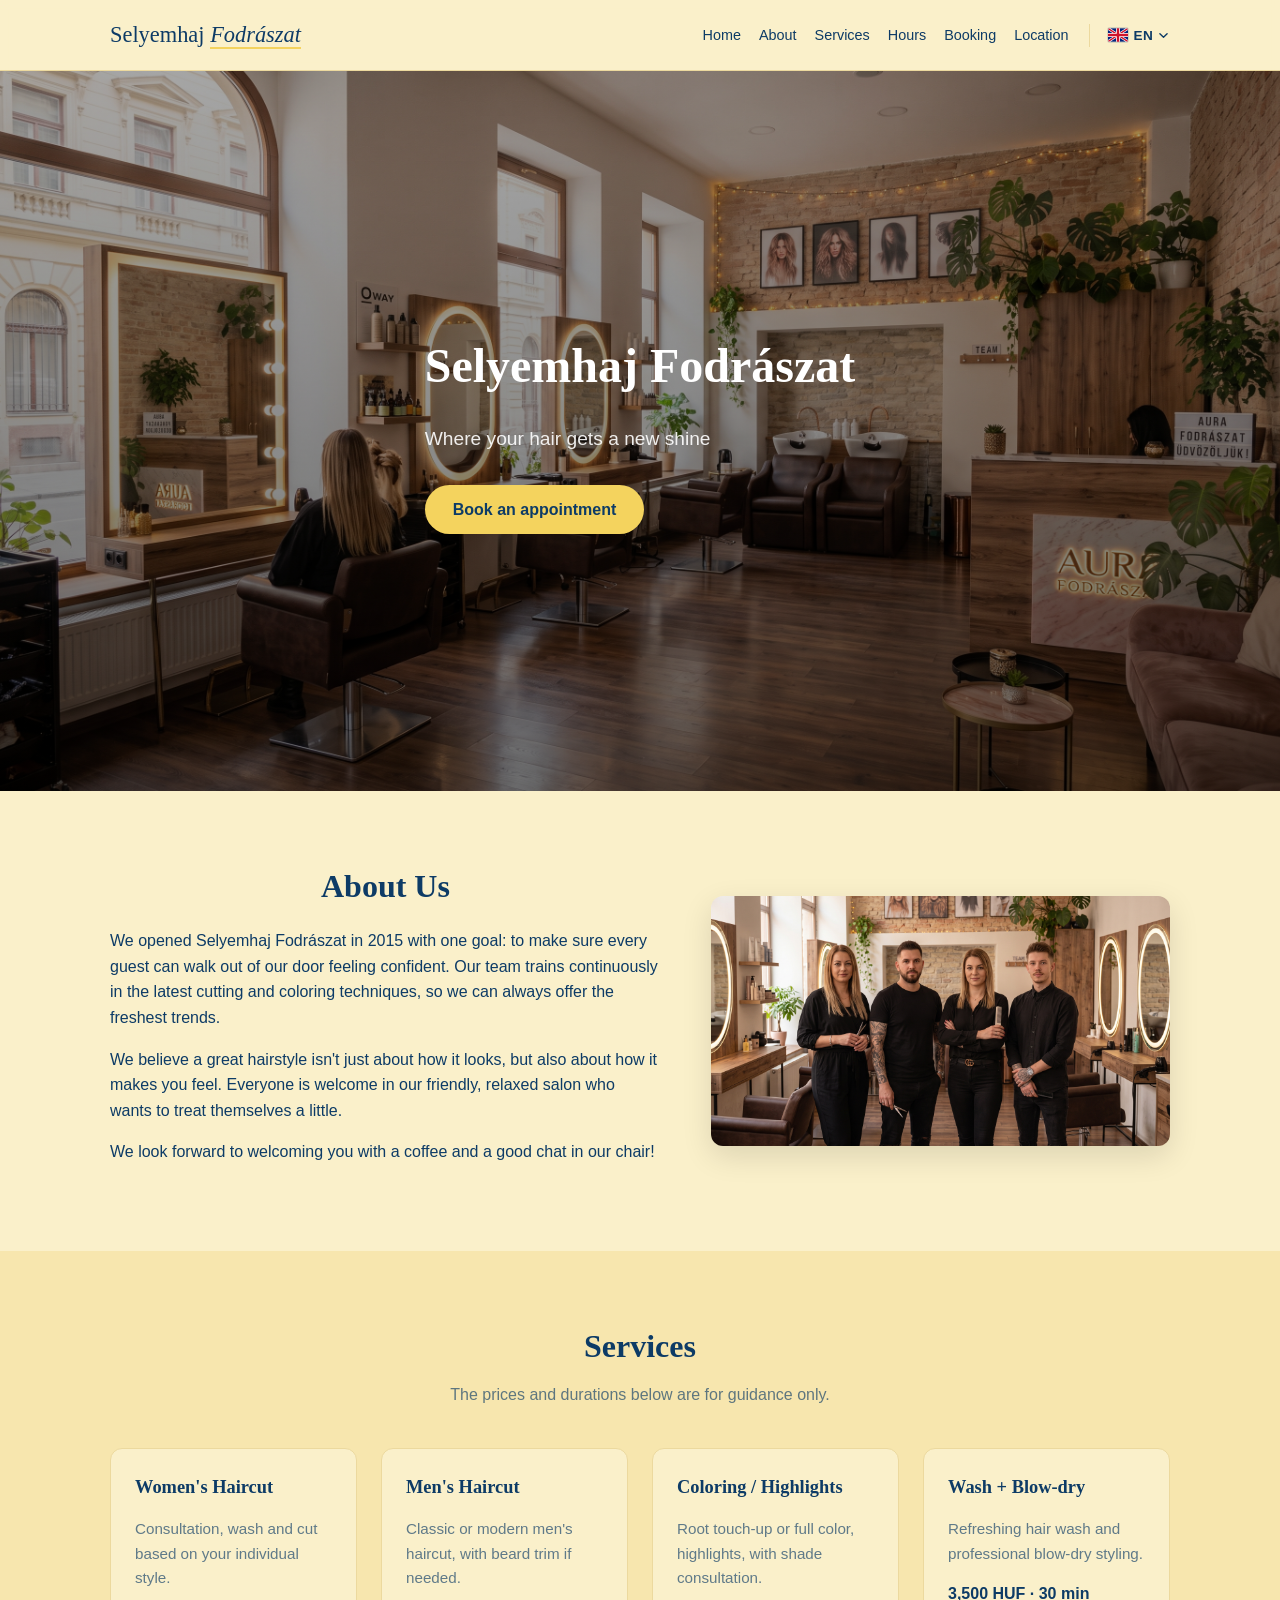
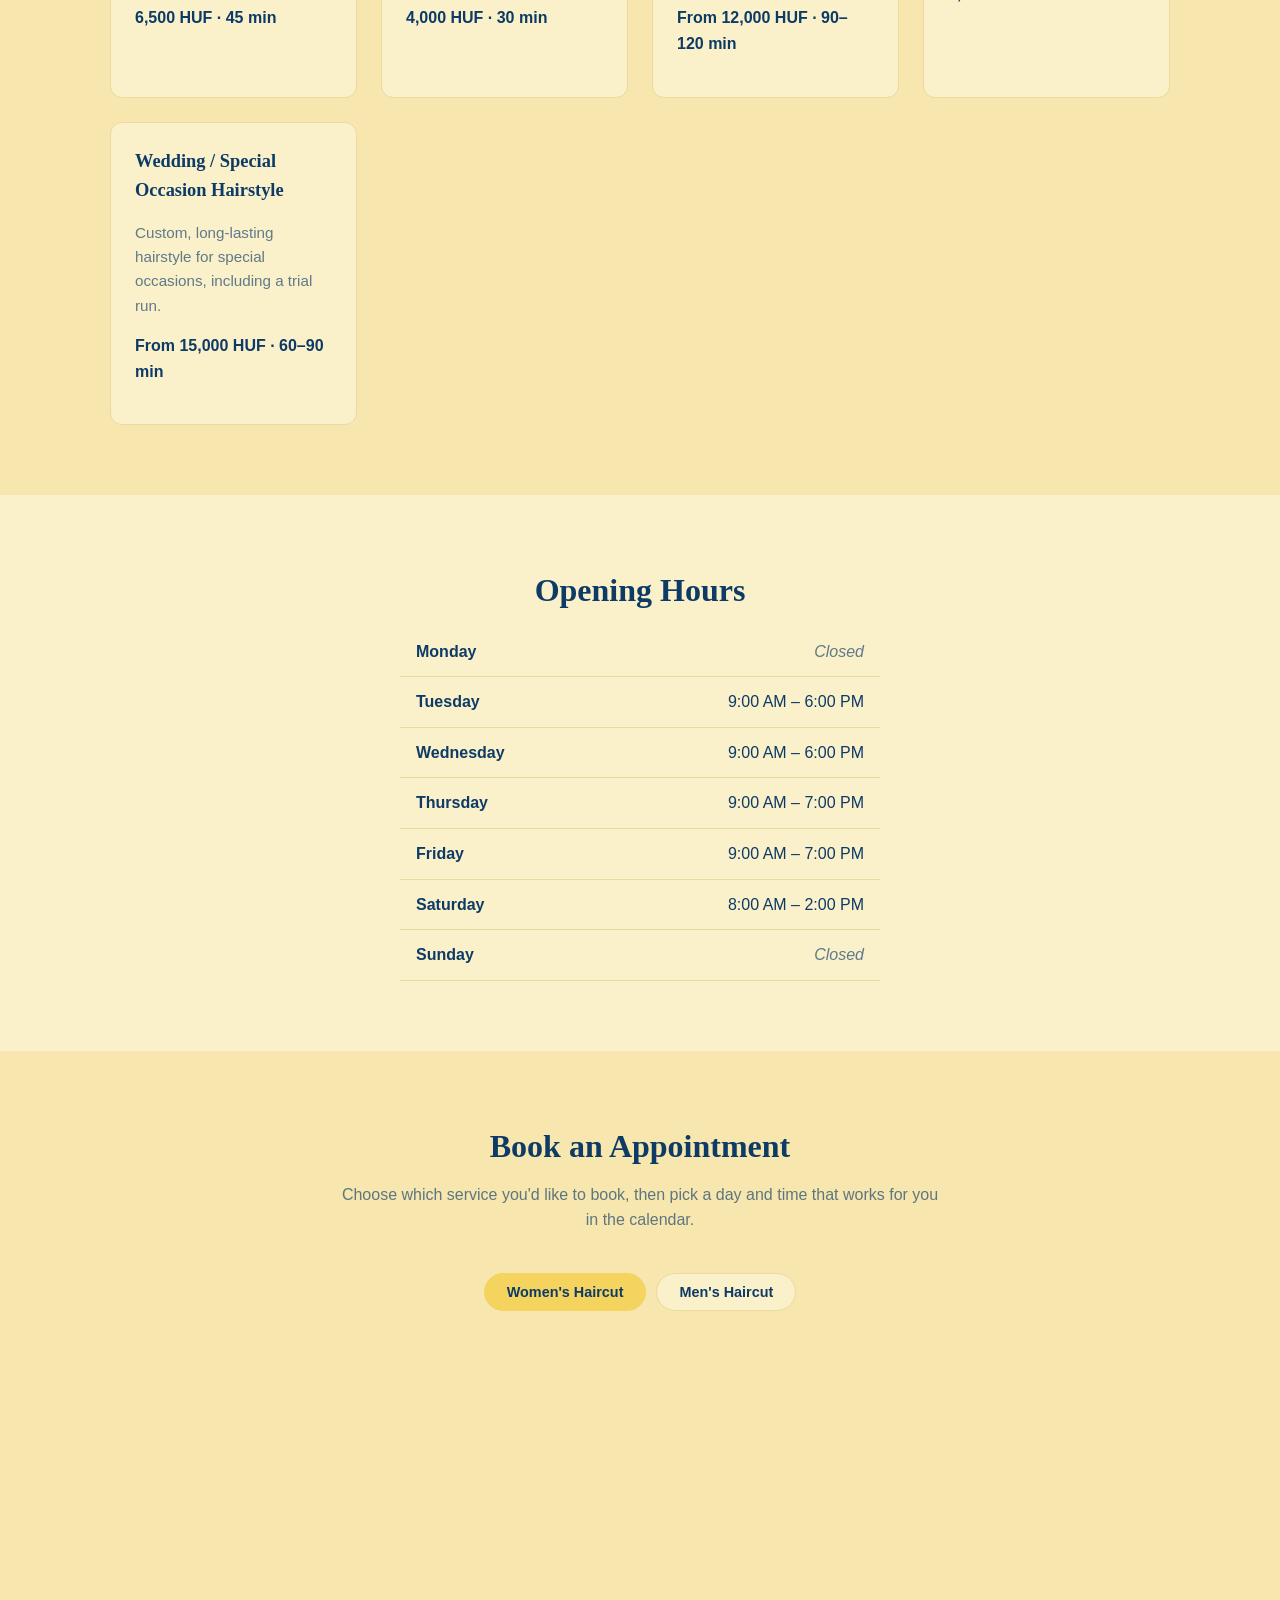
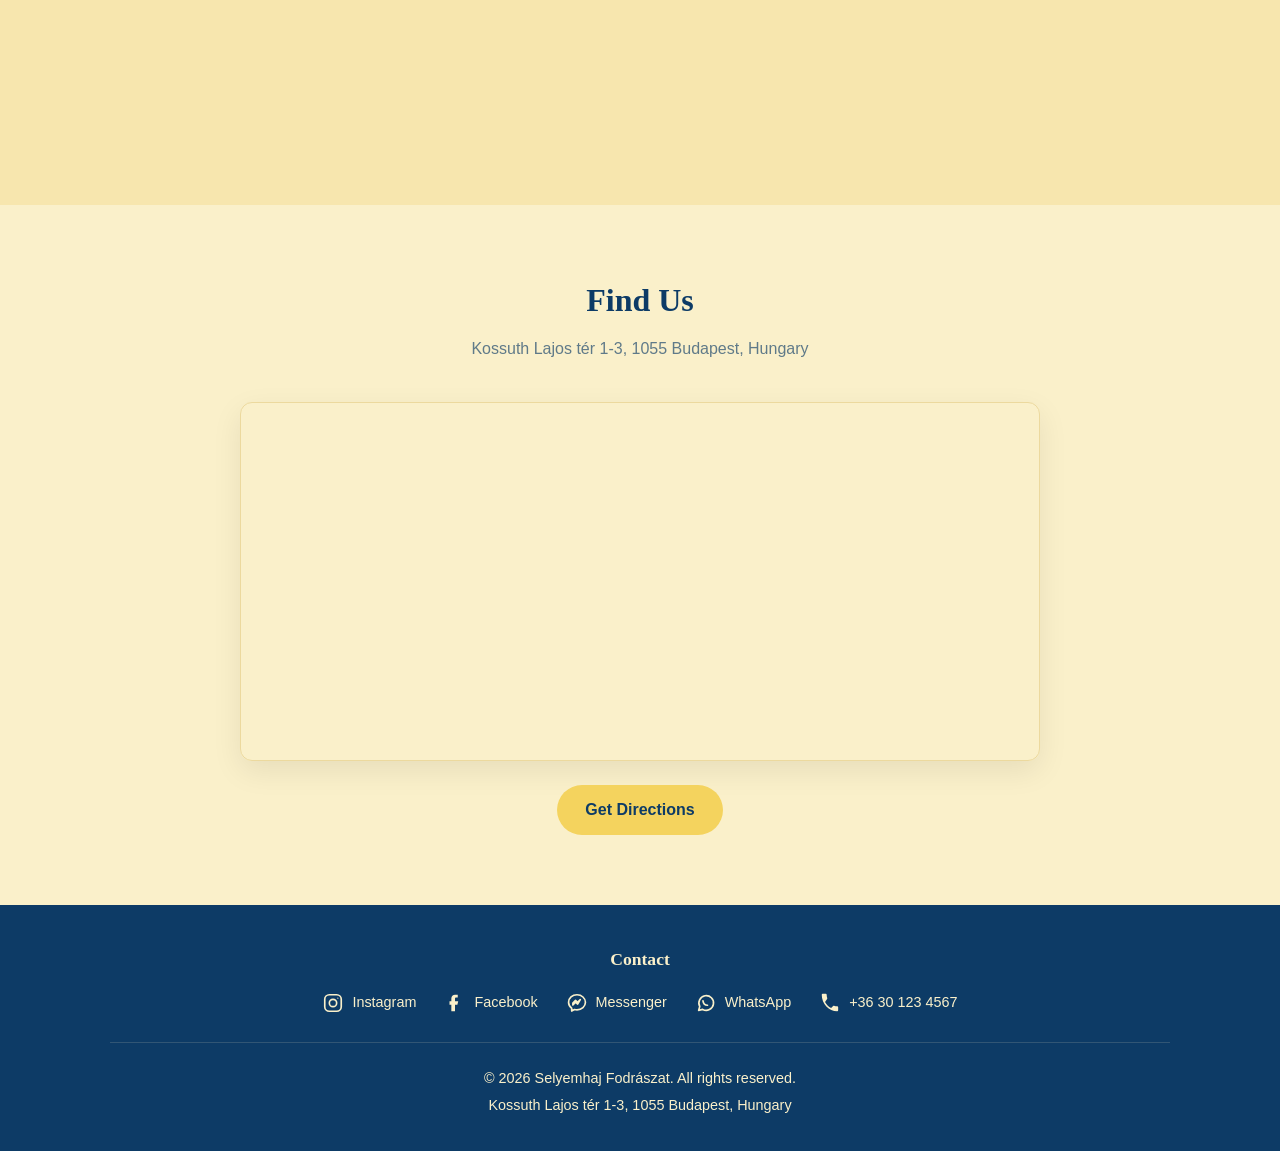
<file: en/index.html>
<!DOCTYPE html>
<html lang="en">
<head>
  <meta charset="UTF-8">
  <meta name="viewport" content="width=device-width, initial-scale=1.0">
  <title>Selyemhaj Fodrászat – Hair Salon</title>
  <!-- Cseréld le / töltsd fel a images/favicon.png fájlt a saját logódra/ikonodra -->
  <link rel="icon" type="image/png" href="../images/favicon.png?v=2">
  <link rel="apple-touch-icon" href="../images/favicon.png?v=2">
  <link rel="stylesheet" href="../style.css?v=4">
</head>
<body>

  <!-- Fejléc / navigáció -->
  <header class="site-header">
    <div class="container header-inner">
      <a href="#home" class="logo">Selyemhaj <span>Fodrászat</span></a>

      <!-- Hamburger gomb mobil nézethez -->
      <button class="nav-toggle" id="navToggle" aria-label="Open menu">
        <span></span>
        <span></span>
        <span></span>
      </button>

      <nav class="main-nav" id="mainNav">
        <ul>
          <li><a href="#home">Home</a></li>
          <li><a href="#about">About</a></li>
          <li><a href="#services">Services</a></li>
          <li><a href="#hours">Hours</a></li>
          <li><a href="#booking">Booking</a></li>
          <li><a href="#location">Location</a></li>
        </ul>

        <!-- Nyelvválasztó: csak az aktuális nyelv látszik, kattintásra felugró ablak (modal) nyílik -->
        <div class="lang-switch">
          <button class="lang-current" id="langToggle" type="button" aria-haspopup="dialog" aria-expanded="false">
            <svg class="flag" viewBox="0 0 30 20"><rect width="30" height="20" fill="#00247D"/><path d="M0,0 L30,20 M30,0 L0,20" stroke="#fff" stroke-width="4"/><path d="M0,0 L30,20 M30,0 L0,20" stroke="#CF142B" stroke-width="2"/><path d="M15,0 V20 M0,10 H30" stroke="#fff" stroke-width="6"/><path d="M15,0 V20 M0,10 H30" stroke="#CF142B" stroke-width="3.6"/></svg>
            EN
            <svg class="chevron" viewBox="0 0 10 6"><path d="M1 1l4 4 4-4" fill="none" stroke="currentColor" stroke-width="1.5" stroke-linecap="round" stroke-linejoin="round"/></svg>
          </button>
        </div>
      </nav>
    </div>
  </header>

  <!-- Kezdőlap / Hero szekció -->
  <section id="home" class="hero">
    <div class="hero-overlay">
      <div class="container hero-content">
        <h1>Selyemhaj Fodrászat</h1>
        <p>Where your hair gets a new shine</p>
        <a href="#booking" class="btn btn-primary">Book an appointment</a>
      </div>
    </div>
    <!-- Cseréld le a images/hero.jpg fájlt a saját header/hero képedre -->
    <img src="../images/hero.jpg" alt="Selyemhaj Fodrászat interior" class="hero-bg">
  </section>

  <!-- Rólunk szekció -->
  <section id="about" class="section about">
    <div class="container about-inner">
      <div class="about-text">
        <h2>About Us</h2>
        <p>
          We opened Selyemhaj Fodrászat in 2015 with one goal: to make sure
          every guest can walk out of our door feeling confident. Our team
          trains continuously in the latest cutting and coloring techniques,
          so we can always offer the freshest trends.
        </p>
        <p>
          We believe a great hairstyle isn't just about how it looks, but
          also about how it makes you feel. Everyone is welcome in our
          friendly, relaxed salon who wants to treat themselves a little.
        </p>
        <p>
          We look forward to welcoming you with a coffee and a good chat in
          our chair!
        </p>
      </div>
      <div class="about-image">
        <!-- Cseréld le a images/rolunk.jpg fájlt a saját képedre -->
        <img src="../images/rolunk.jpg" alt="The salon team">
      </div>
    </div>
  </section>

  <!-- Szolgáltatások szekció -->
  <section id="services" class="section services">
    <div class="container">
      <h2>Services</h2>
      <p class="section-lead">The prices and durations below are for guidance only.</p>

      <div class="services-grid">
        <div class="service-card">
          <h3>Women's Haircut</h3>
          <p class="service-desc">Consultation, wash and cut based on your individual style.</p>
          <p class="service-meta"><span class="price">6,500 HUF</span> · <span class="duration">45 min</span></p>
        </div>

        <div class="service-card">
          <h3>Men's Haircut</h3>
          <p class="service-desc">Classic or modern men's haircut, with beard trim if needed.</p>
          <p class="service-meta"><span class="price">4,000 HUF</span> · <span class="duration">30 min</span></p>
        </div>

        <div class="service-card">
          <h3>Coloring / Highlights</h3>
          <p class="service-desc">Root touch-up or full color, highlights, with shade consultation.</p>
          <p class="service-meta"><span class="price">From 12,000 HUF</span> · <span class="duration">90–120 min</span></p>
        </div>

        <div class="service-card">
          <h3>Wash + Blow-dry</h3>
          <p class="service-desc">Refreshing hair wash and professional blow-dry styling.</p>
          <p class="service-meta"><span class="price">3,500 HUF</span> · <span class="duration">30 min</span></p>
        </div>

        <div class="service-card">
          <h3>Wedding / Special Occasion Hairstyle</h3>
          <p class="service-desc">Custom, long-lasting hairstyle for special occasions, including a trial run.</p>
          <p class="service-meta"><span class="price">From 15,000 HUF</span> · <span class="duration">60–90 min</span></p>
        </div>
      </div>
    </div>
  </section>

  <!-- Nyitvatartás szekció -->
  <section id="hours" class="section hours">
    <div class="container">
      <h2>Opening Hours</h2>
      <table class="hours-table">
        <tbody>
          <tr><td>Monday</td><td class="closed">Closed</td></tr>
          <tr><td>Tuesday</td><td>9:00 AM – 6:00 PM</td></tr>
          <tr><td>Wednesday</td><td>9:00 AM – 6:00 PM</td></tr>
          <tr><td>Thursday</td><td>9:00 AM – 7:00 PM</td></tr>
          <tr><td>Friday</td><td>9:00 AM – 7:00 PM</td></tr>
          <tr><td>Saturday</td><td>8:00 AM – 2:00 PM</td></tr>
          <tr><td>Sunday</td><td class="closed">Closed</td></tr>
        </tbody>
      </table>
    </div>
  </section>

  <!-- Időpontfoglalás szekció: élő Cal.com beágyazott widget -->
  <section id="booking" class="section booking">
    <div class="container">
      <h2>Book an Appointment</h2>
      <p class="section-lead">
        Choose which service you'd like to book, then pick a day and time
        that works for you in the calendar.
      </p>

      <!--
        Cal.com élő foglalási widgetek. Új szolgáltatás hozzáadásakor:
        1. Hozz létre egy új event type-ot a Cal.com-on,
        2. Kérd le hozzá az "Inline Embed" kódot,
        3. Adj hozzá egy új <button class="cal-tab"> gombot itt lent,
        4. Másold be a kapott <div>+<script> párost a többi mellé.
      -->
      <div class="cal-tabs">
        <button class="cal-tab active" data-target="my-cal-inline-noi-hajvagas" type="button">Women's Haircut</button>
        <button class="cal-tab" data-target="my-cal-inline-ferfi-hajvagas" type="button">Men's Haircut</button>
      </div>

      <div class="cal-embed-wrapper">
        <div style="width:100%;height:100%;overflow:scroll" id="my-cal-inline-noi-hajvagas" class="service-cal active"></div>
        <div style="width:100%;height:100%;overflow:scroll;display:none" id="my-cal-inline-ferfi-hajvagas" class="service-cal"></div>
      </div>

      <script type="text/javascript">
        (function (C, A, L) { let p = function (a, ar) { a.q.push(ar); }; let d = C.document; C.Cal = C.Cal || function () { let cal = C.Cal; let ar = arguments; if (!cal.loaded) { cal.ns = {}; cal.q = cal.q || []; d.head.appendChild(d.createElement("script")).src = A; cal.loaded = true; } if (ar[0] === L) { const api = function () { p(api, arguments); }; const namespace = ar[1]; api.q = api.q || []; if(typeof namespace === "string"){cal.ns[namespace] = cal.ns[namespace] || api;p(cal.ns[namespace], ar);p(cal, ["initNamespace", namespace]);} else p(cal, ar); return;} p(cal, ar); }; })(window, "https://app.cal.com/embed/embed.js", "init");

        Cal("init", "noi-hajvagas", {origin:"https://app.cal.com"});
        Cal.config = Cal.config || {};
        Cal.config.forwardQueryParams = true;
        Cal.ns["noi-hajvagas"]("inline", {
          elementOrSelector:"#my-cal-inline-noi-hajvagas",
          config: {"layout":"month_view","useSlotsViewOnSmallScreen":"true"},
          calLink: "selyemhaj/noi-hajvagas",
        });
        Cal.ns["noi-hajvagas"]("ui", {"hideEventTypeDetails":false,"layout":"month_view"});

        Cal("init", "ferfi-hajvagas", {origin:"https://app.cal.com"});
        Cal.ns["ferfi-hajvagas"]("inline", {
          elementOrSelector:"#my-cal-inline-ferfi-hajvagas",
          config: {"layout":"month_view","useSlotsViewOnSmallScreen":"true"},
          calLink: "selyemhaj/ferfi-hajvagas",
        });
        Cal.ns["ferfi-hajvagas"]("ui", {"hideEventTypeDetails":false,"layout":"month_view"});
      </script>
    </div>
  </section>

  <!-- Megközelíthetőség szekció (Google Maps) -->
  <!--
    A cím mindkét helyen (iframe src és a gomb href-je) ugyanaz:
    "Kossuth Lajos tér 1-3, 1055 Budapest" – ha módosítod a valódi címre,
    mindkét helyen cseréld le ugyanarra a szövegre (mindhárom nyelvi fájlban).
  -->
  <section id="location" class="section location">
    <div class="container">
      <h2>Find Us</h2>
      <p class="section-lead">Kossuth Lajos tér 1-3, 1055 Budapest, Hungary</p>

      <div class="map-wrapper">
        <iframe
          src="https://www.google.com/maps?q=Kossuth Lajos tér 1-3, 1055 Budapest&output=embed"
          width="100%"
          height="350"
          style="border:0"
          allowfullscreen
          loading="lazy"
          referrerpolicy="no-referrer-when-downgrade"
          title="Selyemhaj Fodrászat on the map">
        </iframe>
      </div>

      <div class="map-cta">
        <a
          class="btn btn-primary"
          href="https://www.google.com/maps/dir/?api=1&destination=Kossuth Lajos tér 1-3, 1055 Budapest"
          target="_blank"
          rel="noopener noreferrer">
          Get Directions
        </a>
      </div>
    </div>
  </section>

  <!-- Lábléc -->
  <footer class="site-footer">
    <div class="container footer-inner">

      <!--
        Elérhetőségek: cseréld le az Instagram/Facebook linkeket a saját
        profilodra, a WhatsApp és telefon href-eket pedig a saját, valódi
        telefonszámodra (nemzetközi formátumban, '+' és szóközök nélkül,
        pl. 36301234567). Mindhárom nyelvi fájlban ugyanígy!
      -->
      <div class="footer-contact">
        <h3>Contact</h3>
        <div class="contact-links">
          <a class="contact-link" href="https://www.instagram.com/selyemhajfodraszat" target="_blank" rel="noopener noreferrer" aria-label="Instagram">
            <svg viewBox="0 0 24 24" fill="none" stroke="currentColor" stroke-width="1.8" stroke-linecap="round" stroke-linejoin="round">
              <rect x="3" y="3" width="18" height="18" rx="5"></rect>
              <circle cx="12" cy="12" r="4"></circle>
              <circle cx="17.3" cy="6.7" r="0.6" fill="currentColor" stroke="none"></circle>
            </svg>
            <span>Instagram</span>
          </a>

          <a class="contact-link" href="https://www.facebook.com/profile.php?id=61593855876461" target="_blank" rel="noopener noreferrer" aria-label="Facebook">
            <svg viewBox="0 0 24 24" fill="currentColor" stroke="none">
              <path d="M14 3h-2c-2.2 0-4 1.8-4 4v3H6v4h2v7h4v-7h2.6l.9-4H12V7c0-.6.4-1 1-1h2V3z"></path>
            </svg>
            <span>Facebook</span>
          </a>

          <a class="contact-link" href="https://m.me/61593855876461" target="_blank" rel="noopener noreferrer" aria-label="Messenger">
            <svg viewBox="0 0 24 24" fill="none" stroke="currentColor" stroke-width="1.8" stroke-linecap="round" stroke-linejoin="round">
              <path d="M12 3C6.9 3 2.8 6.7 2.8 11.3c0 2.6 1.3 4.9 3.4 6.4v3.1l3.1-1.7c.8.2 1.7.4 2.7.4 5.1 0 9.2-3.7 9.2-8.2S17.1 3 12 3z"></path>
              <path d="M7.5 12.2l2.9-3 2.1 2.1 3.1-3-2.9 4.9-2.1-2.1-3.1 3.1z"></path>
            </svg>
            <span>Messenger</span>
          </a>

          <a class="contact-link" href="https://wa.me/36205184355?text=Hi%2C%20I%27d%20like%20to%20book%20an%20appointment" target="_blank" rel="noopener noreferrer" aria-label="WhatsApp">
            <svg viewBox="0 0 24 24" fill="none" stroke="currentColor" stroke-width="1.8" stroke-linecap="round" stroke-linejoin="round">
              <path d="M4 20l1.2-4.2A8 8 0 1 1 8.4 19L4 20z"></path>
              <path d="M8.7 9.6c.3 2.6 2.3 4.6 4.9 4.9"></path>
            </svg>
            <span>WhatsApp</span>
          </a>

          <a class="contact-link" href="tel:+36301234567" aria-label="Phone">
            <svg viewBox="0 0 24 24" fill="currentColor" stroke="none">
              <path d="M6.6 10.8c1.4 2.8 3.8 5.1 6.6 6.6l2.2-2.2c.3-.3.7-.4 1-.2 1.1.4 2.3.6 3.5.6.6 0 1 .4 1 1V20c0 .6-.4 1-1 1C10.9 21 3 13.1 3 3c0-.6.4-1 1-1h3.4c.6 0 1 .4 1 1 0 1.2.2 2.4.6 3.5.1.4 0 .8-.2 1L6.6 10.8z"></path>
            </svg>
            <span>+36 30 123 4567</span>
          </a>
        </div>
      </div>

      <p>&copy; <span id="year"></span> Selyemhaj Fodrászat. All rights reserved.</p>
      <p>Kossuth Lajos tér 1-3, 1055 Budapest, Hungary</p>
    </div>
  </footer>

  <!-- Nyelvválasztó felugró ablak (modal) -->
  <div class="lang-modal" id="langModal">
    <div class="lang-modal-backdrop" id="langModalBackdrop"></div>
    <div class="lang-modal-box" role="dialog" aria-modal="true" aria-label="Select language">
      <div class="lang-modal-header">
        <h3>Select language</h3>
        <button class="lang-modal-close" id="langModalClose" type="button" aria-label="Close">&times;</button>
      </div>
      <div class="lang-modal-list">
        <a class="lang-modal-option" href="../index.html">
          <svg class="flag" viewBox="0 0 30 20"><rect width="30" height="6.67" fill="#CE2939"/><rect y="6.67" width="30" height="6.67" fill="#fff"/><rect y="13.34" width="30" height="6.66" fill="#477050"/></svg>
          Magyar
        </a>
        <a class="lang-modal-option active" href="index.html">
          <svg class="flag" viewBox="0 0 30 20"><rect width="30" height="20" fill="#00247D"/><path d="M0,0 L30,20 M30,0 L0,20" stroke="#fff" stroke-width="4"/><path d="M0,0 L30,20 M30,0 L0,20" stroke="#CF142B" stroke-width="2"/><path d="M15,0 V20 M0,10 H30" stroke="#fff" stroke-width="6"/><path d="M15,0 V20 M0,10 H30" stroke="#CF142B" stroke-width="3.6"/></svg>
          English
        </a>
        <a class="lang-modal-option" href="../de/index.html">
          <svg class="flag" viewBox="0 0 30 20"><rect width="30" height="6.67" fill="#000"/><rect y="6.67" width="30" height="6.67" fill="#DD0000"/><rect y="13.34" width="30" height="6.66" fill="#FFCE00"/></svg>
          Deutsch
        </a>
      </div>
    </div>
  </div>

  <script src="../script.js?v=6"></script>
</body>
</html>
</file>
<file: style.css>
/* ==========================================================
   Alapbeállítások
   ========================================================== */
:root {
  /* ----------------------------------------------------------
     A weboldal SZÍNSÉMÁJA — csak ezt a 3 alapszínt kell módosítani
     ahhoz, hogy az egész oldal színvilága megváltozzon:
       - navy (sötétkék):  #0d3b66
       - cream (krém):     #faf0ca
       - gold (arany):     #f4d35e
     A --color-primary-dark, --color-bg-alt, --color-border és a
     --color-text-muted ezekből a fenti 3 színből lettek levezetve
     (világosítva/sötétítve), nem önálló, kézzel válogatott színek.
     ---------------------------------------------------------- */
  --color-primary: #f4d35e;                     /* gold – gombok, kiemelések */
  --color-primary-dark: #dcb93f;                /* gold sötétebb árnyalata – hover állapot */
  --color-dark: #0d3b66;                        /* navy – címsorok, lábléc, elsődleges szöveg */
  --color-text: #0d3b66;                        /* navy – törzsszöveg */
  --color-text-muted: rgba(13, 59, 102, 0.65);  /* navy, halványítva – másodlagos szöveg */
  --color-bg: #faf0ca;                          /* cream – fő háttérszín */
  --color-bg-alt: #f7e6ae;                      /* cream/gold keverék – váltakozó szekció-háttér */
  --color-border: #ecd99e;                      /* cream/gold keverék – szegélyek */

  --font-heading: 'Georgia', 'Times New Roman', serif;
  --font-body: 'Segoe UI', Arial, sans-serif;
  --max-width: 1100px;
}

* {
  box-sizing: border-box;
}

html {
  scroll-behavior: smooth;
}

body {
  margin: 0;
  font-family: var(--font-body);
  color: var(--color-text);
  background: var(--color-bg);
  line-height: 1.6;
}

h1, h2, h3 {
  font-family: var(--font-heading);
  color: var(--color-dark);
  margin-top: 0;
}

a {
  text-decoration: none;
  color: inherit;
}

img {
  max-width: 100%;
  display: block;
}

.container {
  max-width: var(--max-width);
  margin: 0 auto;
  padding: 0 20px;
}

.section {
  padding: 70px 0;
}

.section h2 {
  font-size: 2rem;
  margin-bottom: 10px;
  text-align: center;
}

.section-lead {
  text-align: center;
  max-width: 600px;
  margin: 0 auto 40px;
  color: var(--color-text-muted);
}

.btn {
  display: inline-block;
  padding: 12px 28px;
  border-radius: 30px;
  font-weight: bold;
  transition: transform 0.2s ease, background 0.2s ease;
}

.btn-primary {
  background: var(--color-primary);
  color: var(--color-dark);
}

.btn-primary:hover {
  background: var(--color-primary-dark);
  transform: translateY(-2px);
}

/* ==========================================================
   Fejléc / navigáció
   ========================================================== */
.site-header {
  position: sticky;
  top: 0;
  z-index: 100;
  background: rgba(250, 240, 202, 0.95);
  border-bottom: 1px solid var(--color-border);
  backdrop-filter: blur(4px);
}

.header-inner {
  display: flex;
  align-items: center;
  justify-content: space-between;
  height: 70px;
}

.logo {
  font-family: var(--font-heading);
  font-size: 1.4rem;
  color: var(--color-dark);
}

.logo span {
  color: var(--color-dark);
  font-style: italic;
  border-bottom: 2px solid var(--color-primary);
}

.main-nav ul {
  list-style: none;
  display: flex;
  gap: 18px;
  margin: 0;
  padding: 0;
}

.main-nav a {
  font-weight: 500;
  font-size: 0.9rem;
  white-space: nowrap;
  position: relative;
}

.main-nav a:hover {
  color: var(--color-dark);
  box-shadow: inset 0 -2px 0 var(--color-primary);
}

.main-nav {
  display: flex;
  align-items: center;
  gap: 20px;
}

.lang-switch {
  padding-left: 16px;
  border-left: 1px solid var(--color-border);
}

.lang-current {
  display: flex;
  align-items: center;
  gap: 6px;
  background: none;
  border: none;
  font-family: inherit;
  font-size: 0.85rem;
  font-weight: 600;
  letter-spacing: 0.02em;
  color: var(--color-dark);
  cursor: pointer;
  padding: 4px 2px;
}

.lang-current .chevron {
  width: 9px;
  height: 9px;
  color: var(--color-dark);
  transition: transform 0.2s ease;
}

.lang-current.open .chevron {
  transform: rotate(180deg);
}

.lang-current .flag {
  width: 20px;
  height: 14px;
  border-radius: 2px;
  display: block;
  flex-shrink: 0;
  box-shadow: 0 0 0 1px rgba(13, 59, 102, 0.15);
}

/* ==========================================================
   Nyelvválasztó felugró ablak (modal)
   position:fixed-del a viewporthoz igazodik, semmilyen szülő
   overflow-ja nem tudja levágni – mobilon is megbízhatóan
   középen jelenik meg, nem a fejlécbe ágyazott lenyíló listaként.
   ========================================================== */
.lang-modal {
  display: none;
  position: fixed;
  inset: 0;
  z-index: 200;
  align-items: center;
  justify-content: center;
  padding: 20px;
}

.lang-modal.open {
  display: flex;
}

.lang-modal-backdrop {
  position: absolute;
  inset: 0;
  background: rgba(13, 59, 102, 0.5);
}

.lang-modal-box {
  position: relative;
  width: 100%;
  max-width: 320px;
  background: var(--color-bg);
  border-radius: 16px;
  padding: 22px;
  box-shadow: 0 20px 50px rgba(13, 59, 102, 0.3);
}

.lang-modal-header {
  display: flex;
  align-items: center;
  justify-content: space-between;
  margin-bottom: 16px;
}

.lang-modal-header h3 {
  margin: 0;
  font-size: 1.1rem;
}

.lang-modal-close {
  background: none;
  border: none;
  font-size: 1.6rem;
  line-height: 1;
  color: var(--color-dark);
  cursor: pointer;
  padding: 2px 6px;
}

.lang-modal-list {
  display: flex;
  flex-direction: column;
  gap: 6px;
}

.lang-modal-option {
  display: flex;
  align-items: center;
  gap: 12px;
  padding: 12px 14px;
  border-radius: 10px;
  font-size: 1rem;
  font-weight: 600;
  color: var(--color-dark);
}

.lang-modal-option:hover {
  background: var(--color-bg-alt);
}

.lang-modal-option.active {
  background: var(--color-bg-alt);
}

.lang-modal-option .flag {
  width: 26px;
  height: 18px;
  border-radius: 3px;
  display: block;
  flex-shrink: 0;
  box-shadow: 0 0 0 1px rgba(13, 59, 102, 0.15);
}

.nav-toggle {
  display: none;
  flex-direction: column;
  justify-content: center;
  gap: 5px;
  width: 32px;
  height: 32px;
  background: none;
  border: none;
  cursor: pointer;
}

.nav-toggle span {
  display: block;
  height: 2px;
  background: var(--color-dark);
  border-radius: 2px;
}

/* ==========================================================
   Hero szekció
   ========================================================== */
.hero {
  position: relative;
  height: 80vh;
  min-height: 420px;
  display: flex;
  align-items: center;
  overflow: hidden;
}

.hero-bg {
  position: absolute;
  inset: 0;
  width: 100%;
  height: 100%;
  object-fit: cover;
  z-index: -2;
}

.hero-overlay {
  position: absolute;
  inset: 0;
  width: 100%;
  display: flex;
  align-items: center;
  /* Semleges (szín nélküli) sötétítés a fotón, csak a szöveg olvashatósága miatt */
  background: linear-gradient(180deg, rgba(0,0,0,0.35), rgba(0,0,0,0.55));
}

.hero-content {
  color: #fff;
}

.hero-content h1 {
  color: #fff;
  font-size: 3rem;
  margin-bottom: 10px;
}

.hero-content p {
  font-size: 1.2rem;
  margin-bottom: 30px;
  opacity: 0.9;
}

/* ==========================================================
   Rólunk szekció
   ========================================================== */
.about {
  background: var(--color-bg);
}

.about-inner {
  display: grid;
  grid-template-columns: 1.2fr 1fr;
  gap: 50px;
  align-items: center;
}

.about-image img {
  border-radius: 12px;
  box-shadow: 0 10px 30px rgba(0,0,0,0.12);
}

/* ==========================================================
   Szolgáltatások szekció
   ========================================================== */
.services {
  background: var(--color-bg-alt);
}

.services-grid {
  display: grid;
  grid-template-columns: repeat(auto-fit, minmax(230px, 1fr));
  gap: 24px;
}

.service-card {
  background: var(--color-bg);
  border: 1px solid var(--color-border);
  border-radius: 12px;
  padding: 24px;
  transition: transform 0.2s ease, box-shadow 0.2s ease;
}

.service-card:hover {
  transform: translateY(-4px);
  box-shadow: 0 12px 24px rgba(0,0,0,0.08);
}

.service-card h3 {
  font-size: 1.15rem;
  margin-bottom: 8px;
}

.service-desc {
  color: var(--color-text-muted);
  font-size: 0.95rem;
  min-height: 48px;
}

.service-meta {
  margin-top: 14px;
  font-weight: bold;
  color: var(--color-dark);
}

/* ==========================================================
   Nyitvatartás szekció
   ========================================================== */
.hours {
  background: var(--color-bg);
}

.hours-table {
  width: 100%;
  max-width: 480px;
  margin: 0 auto;
  border-collapse: collapse;
}

.hours-table td {
  padding: 12px 16px;
  border-bottom: 1px solid var(--color-border);
}

.hours-table tr td:first-child {
  font-weight: bold;
  color: var(--color-dark);
}

.hours-table tr td:last-child {
  text-align: right;
}

.hours-table .closed {
  color: var(--color-text-muted);
  font-style: italic;
}

/* ==========================================================
   Időpontfoglalás / naptár widget
   ========================================================== */
.booking {
  background: var(--color-bg-alt);
}

.calendar-widget {
  max-width: 420px;
  margin: 0 auto;
  background: var(--color-bg);
  border: 1px solid var(--color-border);
  border-radius: 12px;
  padding: 20px;
  box-shadow: 0 10px 30px rgba(0,0,0,0.06);
}

.calendar-header {
  display: flex;
  align-items: center;
  justify-content: space-between;
  margin-bottom: 14px;
}

.calendar-header button {
  background: var(--color-bg-alt);
  border: none;
  width: 34px;
  height: 34px;
  border-radius: 50%;
  font-size: 1.2rem;
  cursor: pointer;
  color: var(--color-dark);
}

.calendar-header button:hover {
  background: var(--color-primary);
  color: var(--color-dark);
}

.calendar-header h3 {
  margin: 0;
  font-size: 1.1rem;
  text-transform: capitalize;
}

.calendar-weekdays {
  display: grid;
  grid-template-columns: repeat(7, 1fr);
  text-align: center;
  font-size: 0.8rem;
  color: var(--color-text-muted);
  margin-bottom: 6px;
}

.calendar-grid {
  display: grid;
  grid-template-columns: repeat(7, 1fr);
  gap: 6px;
}

.calendar-day {
  aspect-ratio: 1 / 1;
  display: flex;
  align-items: center;
  justify-content: center;
  border-radius: 8px;
  font-size: 0.9rem;
  cursor: default;
}

.calendar-day.empty {
  visibility: hidden;
}

.calendar-day.past {
  color: rgba(13, 59, 102, 0.3);
}

.calendar-day.closed {
  color: rgba(13, 59, 102, 0.3);
  text-decoration: line-through;
}

.calendar-day.available {
  background: var(--color-bg-alt);
  color: var(--color-dark);
  cursor: pointer;
}

.calendar-day.available:hover {
  background: var(--color-primary);
  color: var(--color-dark);
}

.calendar-day.today {
  border: 2px solid var(--color-primary);
  font-weight: bold;
}

.booking-message {
  text-align: center;
  margin-top: 18px;
  min-height: 24px;
  font-weight: 500;
  color: var(--color-dark);
}

/* ==========================================================
   Cal.com élő foglalási widget fülekkel
   ========================================================== */
.cal-tabs {
  display: flex;
  justify-content: center;
  flex-wrap: wrap;
  gap: 10px;
  margin-bottom: 24px;
}

.cal-tab {
  background: var(--color-bg);
  border: 1px solid var(--color-border);
  border-radius: 30px;
  padding: 10px 22px;
  font-family: inherit;
  font-size: 0.9rem;
  font-weight: 600;
  color: var(--color-dark);
  cursor: pointer;
  transition: background 0.2s ease, color 0.2s ease;
}

.cal-tab:hover {
  background: var(--color-bg-alt);
}

.cal-tab.active {
  background: var(--color-primary);
  border-color: var(--color-primary);
}

.cal-embed-wrapper {
  max-width: 900px;
  margin: 0 auto;
}

/*
  Nincs fix magasság: a Cal.com beágyazó szkriptje a saját JS-éből
  méretezi a konténert a tényleges tartalomhoz. A min-height csak egy
  betöltés közbeni, a végleges méretnél alacsonyabb helykitöltő, hogy
  ne ugorjon nagyot az oldal, amíg a widget be nem töltődik.
*/
.service-cal {
  width: 100%;
  min-height: 400px;
}

/* ==========================================================
   Megközelíthetőség / Google Maps szekció
   ========================================================== */
.location {
  background: var(--color-bg);
}

.map-wrapper {
  max-width: 800px;
  margin: 0 auto;
  border-radius: 12px;
  overflow: hidden;
  border: 1px solid var(--color-border);
  box-shadow: 0 10px 30px rgba(0,0,0,0.08);
}

.map-wrapper iframe {
  width: 100%;
  height: 350px;
}

.map-cta {
  text-align: center;
  margin-top: 24px;
}

/* ==========================================================
   Lábléc
   ========================================================== */
.site-footer {
  background: var(--color-dark);
  color: var(--color-bg);
  padding: 40px 0 30px;
}

.footer-inner {
  text-align: center;
  font-size: 0.9rem;
}

.footer-inner p {
  margin: 4px 0;
}

.footer-contact {
  padding-bottom: 28px;
  margin-bottom: 24px;
  border-bottom: 1px solid rgba(250, 240, 202, 0.15);
}

.footer-contact h3 {
  color: var(--color-bg);
  font-size: 1.1rem;
  margin-bottom: 18px;
}

.contact-links {
  display: flex;
  flex-wrap: wrap;
  justify-content: center;
  gap: 12px 28px;
}

.contact-link {
  display: flex;
  align-items: center;
  gap: 8px;
  color: var(--color-bg);
  font-size: 0.9rem;
  transition: color 0.2s ease;
}

.contact-link svg {
  width: 22px;
  height: 22px;
  flex-shrink: 0;
}

.contact-link:hover {
  color: var(--color-primary);
}

/* ==========================================================
   Reszponzivitás
   ========================================================== */
@media (max-width: 768px) {
  .nav-toggle {
    display: flex;
  }

  .main-nav {
    position: absolute;
    top: 70px;
    left: 0;
    right: 0;
    flex-direction: column;
    align-items: stretch;
    gap: 0;
    background: var(--color-bg);
    border-bottom: 1px solid var(--color-border);
    max-height: 0;
    overflow: hidden;
    transition: max-height 0.3s ease;
  }

  .main-nav.open {
    max-height: calc(100vh - 70px);
    overflow-y: auto;
  }

  .main-nav ul {
    flex-direction: column;
    gap: 0;
    padding: 10px 20px;
  }

  .main-nav li {
    border-bottom: 1px solid var(--color-border);
  }

  .main-nav a {
    display: block;
    padding: 14px 0;
  }

  .lang-switch {
    display: flex;
    justify-content: center;
    padding: 16px 20px;
    border-left: none;
    border-top: 1px solid var(--color-border);
  }

  .about-inner {
    grid-template-columns: 1fr;
  }

  .hero-content h1 {
    font-size: 2.2rem;
  }
}
</file>
